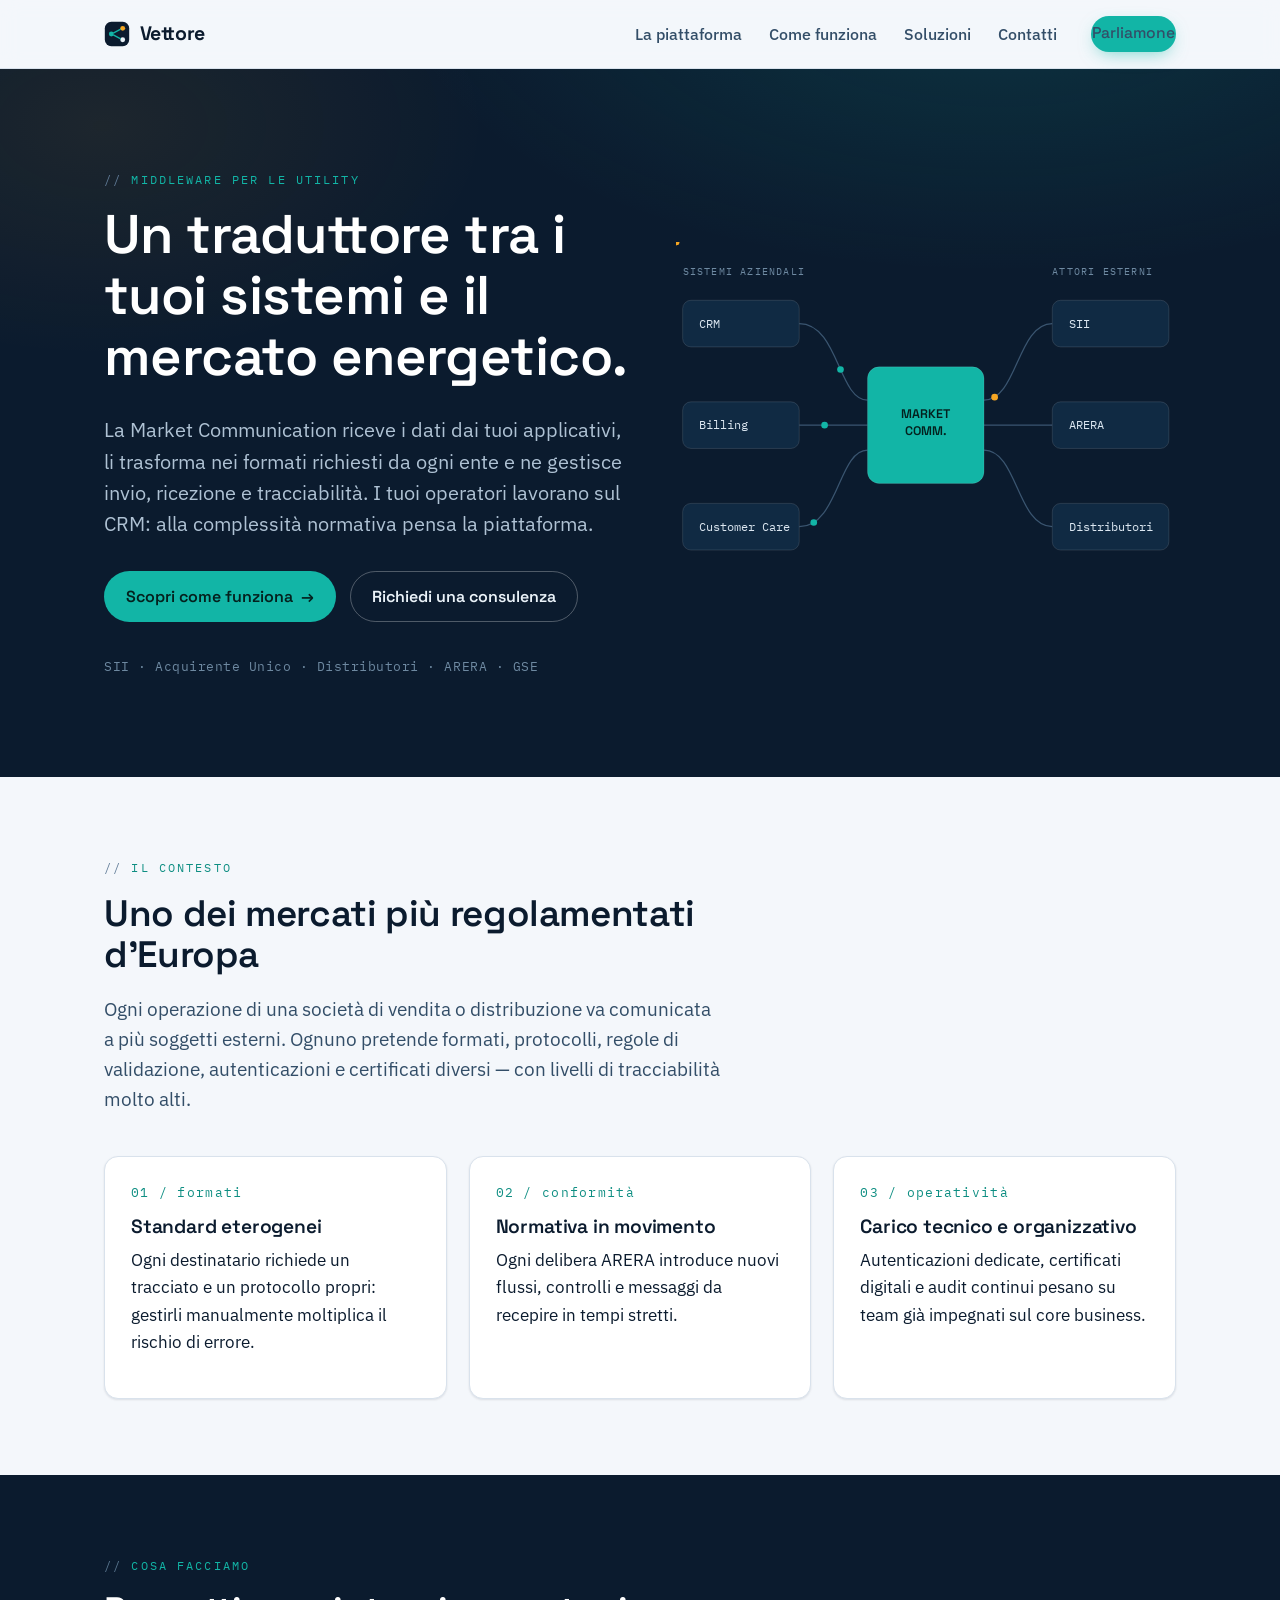
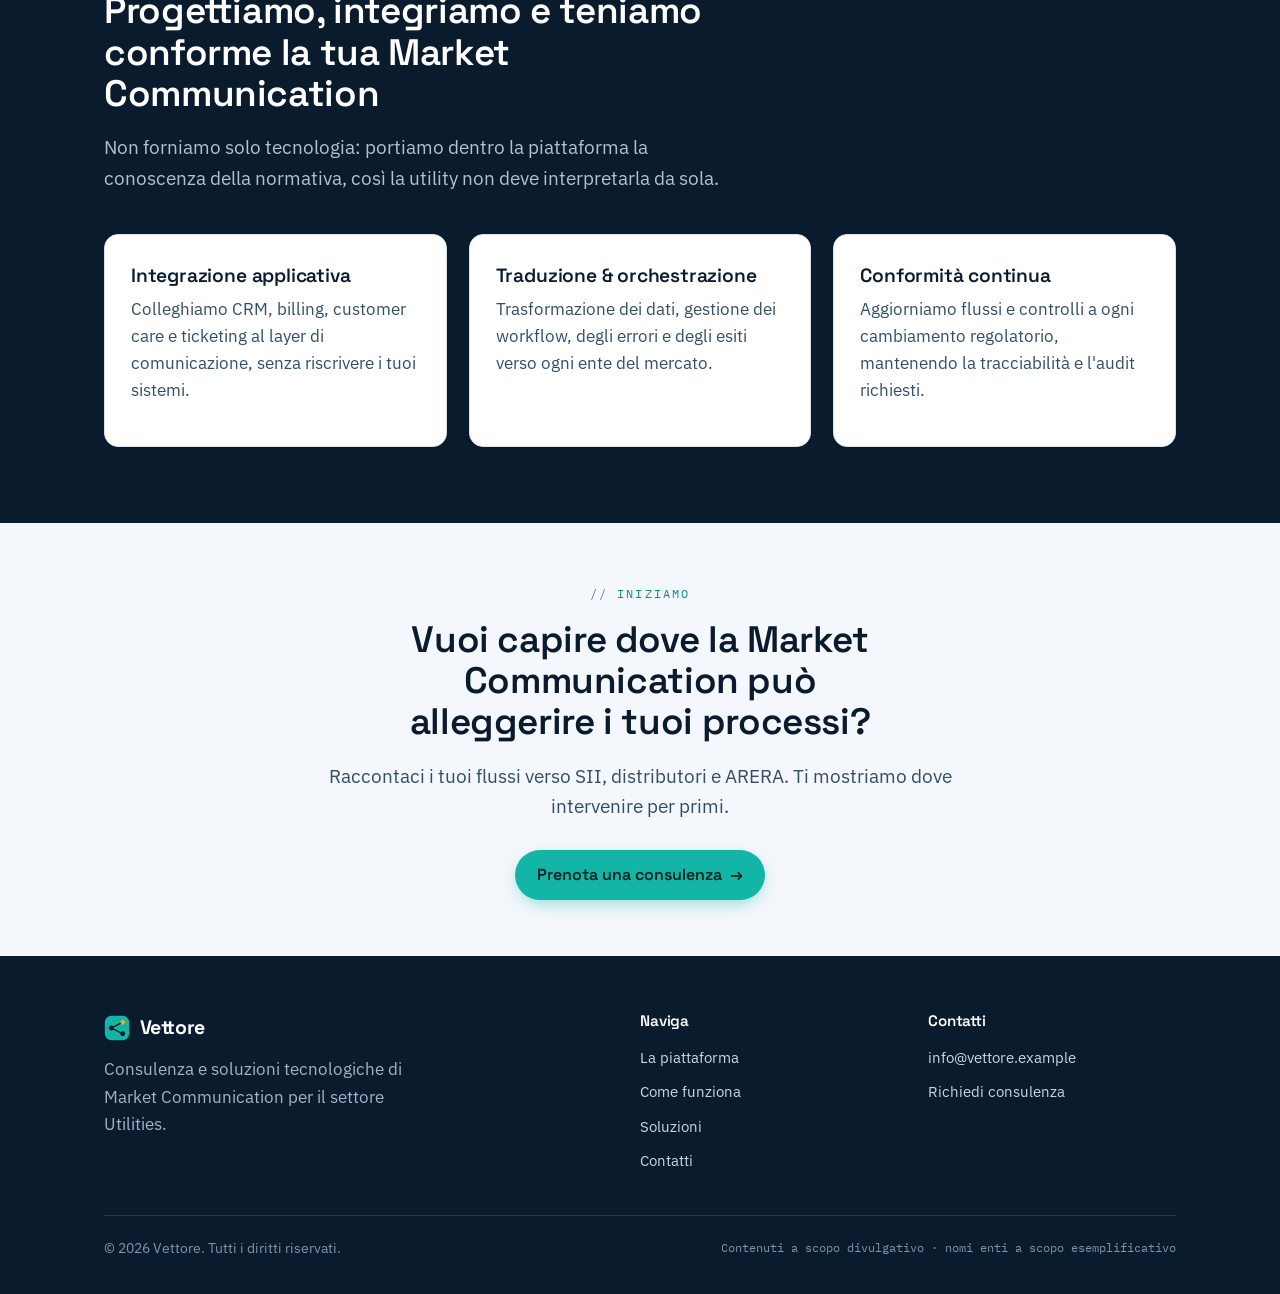
<file: index.html>
<!DOCTYPE html>
<html lang="it">
<head>
<meta charset="UTF-8">
<meta name="viewport" content="width=device-width, initial-scale=1.0">
<title>Vettore — Market Communication per le Utility italiane</title>
<meta name="description" content="La piattaforma di Market Communication che traduce i dati dei tuoi sistemi nei formati richiesti da SII, ARERA, distributori e Acquirente Unico. Consulenza e soluzioni tecnologiche per le utility.">
<link rel="preconnect" href="https://fonts.googleapis.com">
<link rel="preconnect" href="https://fonts.gstatic.com" crossorigin>
<link href="https://fonts.googleapis.com/css2?family=Space+Grotesk:wght@500;600;700&family=IBM+Plex+Sans:wght@400;500;600&family=IBM+Plex+Mono:wght@400;500&display=swap" rel="stylesheet">
<link rel="stylesheet" href="assets/styles.css">
</head>
<body>

<!-- HEADER -->
<header class="site-header">
  <div class="container nav">
    <a class="brand" href="index.html">
      <svg class="mark" viewBox="0 0 32 32" fill="none" xmlns="http://www.w3.org/2000/svg" aria-hidden="true">
        <rect x="1" y="1" width="30" height="30" rx="8" fill="#0B1B2E"/>
        <circle cx="9" cy="16" r="3" fill="#12B5A6"/>
        <circle cx="23" cy="9" r="3" fill="#F5A623"/>
        <circle cx="23" cy="23" r="3" fill="#EAF2F8"/>
        <path d="M11.4 15 L20.6 10" stroke="#12B5A6" stroke-width="1.6"/>
        <path d="M11.4 17 L20.6 22" stroke="#12B5A6" stroke-width="1.6"/>
      </svg>
      Vettore
    </a>
    <ul class="nav-links">
      <li><a href="piattaforma.html">La piattaforma</a></li>
      <li><a href="processo.html">Come funziona</a></li>
      <li><a href="soluzioni.html">Soluzioni</a></li>
      <li><a href="contatti.html">Contatti</a></li>
      <li class="nav-cta"><a class="btn btn--primary" href="contatti.html">Parliamone</a></li>
    </ul>
    <button class="nav-toggle" aria-label="Apri il menu" aria-expanded="false"><span></span></button>
  </div>
</header>

<!-- HERO -->
<section class="hero">
  <div class="container hero-grid">
    <div>
      <span class="eyebrow">Middleware per le Utility</span>
      <h1>Un traduttore tra i tuoi sistemi e il mercato energetico.</h1>
      <p class="hero-lead">La Market Communication riceve i dati dai tuoi applicativi, li trasforma nei formati richiesti da ogni ente e ne gestisce invio, ricezione e tracciabilità. I tuoi operatori lavorano sul CRM: alla complessità normativa pensa la piattaforma.</p>
      <div class="hero-cta">
        <a class="btn btn--onink" href="piattaforma.html">Scopri come funziona <span class="arrow">→</span></a>
        <a class="btn btn--onink-ghost" href="contatti.html">Richiedi una consulenza</a>
      </div>
      <p class="hero-note">SII · Acquirente Unico · Distributori · ARERA · GSE</p>
    </div>

    <div>
      <!-- SIGNATURE: flow diagram -->
      <svg class="flow" viewBox="0 0 600 440" xmlns="http://www.w3.org/2000/svg" role="img" aria-label="Diagramma: i sistemi aziendali comunicano con gli enti esterni attraverso la piattaforma di Market Communication">
        <defs>
          <style>
            .box{ fill:#102A43; stroke:rgba(255,255,255,.14); stroke-width:1; }
            .box-mid{ fill:#12B5A6; }
            .lbl{ font-family:"IBM Plex Mono",monospace; font-size:15px; fill:#DCE7F1; }
            .lbl-mid{ font-family:"Space Grotesk",sans-serif; font-weight:600; fill:#04211E; }
            .cap{ font-family:"IBM Plex Mono",monospace; font-size:12px; letter-spacing:.12em; fill:#6E89A1; }
            .conn{ stroke:#3A5570; stroke-width:1.5; fill:none; }
            .pulse{ fill:#12B5A6; }
            .pulse-a{ fill:#F5A623; }
          </style>
        </defs>

        <!-- captions -->
        <text x="8"   y="40" class="cap">SISTEMI AZIENDALI</text>
        <text x="452" y="40" class="cap">ATTORI ESTERNI</text>

        <!-- connectors left -->
        <path id="c1" class="conn" d="M148,98 C195,98 195,190 230,190"/>
        <path id="c2" class="conn" d="M148,220 L230,220"/>
        <path id="c3" class="conn" d="M148,342 C195,342 195,250 230,250"/>
        <!-- connectors right -->
        <path id="c4" class="conn" d="M370,190 C410,190 410,98 452,98"/>
        <path id="c5" class="conn" d="M370,220 L452,220"/>
        <path id="c6" class="conn" d="M370,250 C410,250 410,342 452,342"/>

        <!-- left boxes -->
        <g>
          <rect class="box" x="8"  y="70"  width="140" height="56" rx="10"/>
          <text class="lbl" x="28" y="103">CRM</text>
          <rect class="box" x="8"  y="192" width="140" height="56" rx="10"/>
          <text class="lbl" x="28" y="225">Billing</text>
          <rect class="box" x="8"  y="314" width="140" height="56" rx="10"/>
          <text class="lbl" x="28" y="347">Customer Care</text>
        </g>

        <!-- middle box -->
        <rect class="box box-mid" x="230" y="150" width="140" height="140" rx="14"/>
        <text class="lbl-mid" x="300" y="212" text-anchor="middle" font-size="15">MARKET</text>
        <text class="lbl-mid" x="300" y="232" text-anchor="middle" font-size="15">COMM.</text>

        <!-- right boxes -->
        <g>
          <rect class="box" x="452" y="70"  width="140" height="56" rx="10"/>
          <text class="lbl" x="472" y="103">SII</text>
          <rect class="box" x="452" y="192" width="140" height="56" rx="10"/>
          <text class="lbl" x="472" y="225">ARERA</text>
          <rect class="box" x="452" y="314" width="140" height="56" rx="10"/>
          <text class="lbl" x="472" y="347">Distributori</text>
        </g>

        <!-- pulses (animated along connectors) -->
        <circle class="pulse" r="4" data-pulse>
          <animateMotion dur="2.6s" repeatCount="indefinite"><mpath href="#c1"/></animateMotion>
        </circle>
        <circle class="pulse" r="4" data-pulse>
          <animateMotion dur="2.6s" begin="0.6s" repeatCount="indefinite"><mpath href="#c2"/></animateMotion>
        </circle>
        <circle class="pulse" r="4" data-pulse>
          <animateMotion dur="2.6s" begin="1.2s" repeatCount="indefinite"><mpath href="#c3"/></animateMotion>
        </circle>
        <circle class="pulse-a" r="4" data-pulse>
          <animateMotion dur="2.6s" begin="1.3s" repeatCount="indefinite"><mpath href="#c4"/></animateMotion>
        </circle>
        <circle class="pulse-a" r="4" data-pulse>
          <animateMotion dur="2.6s" begin="1.9s" repeatCount="indefinite"><mpath href="#c5"/></animateMotion>
        </circle>
        <circle class="pulse-a" r="4" data-pulse>
          <animateMotion dur="2.6s" begin="2.5s" repeatCount="indefinite"><mpath href="#c6"/></animateMotion>
        </circle>
      </svg>
    </div>
  </div>
</section>

<!-- PROBLEM -->
<section>
  <div class="container">
    <div class="section-head reveal">
      <span class="eyebrow">Il contesto</span>
      <h2>Uno dei mercati più regolamentati d'Europa</h2>
      <p class="lead">Ogni operazione di una società di vendita o distribuzione va comunicata a più soggetti esterni. Ognuno pretende formati, protocolli, regole di validazione, autenticazioni e certificati diversi — con livelli di tracciabilità molto alti.</p>
    </div>
    <div class="grid grid-3">
      <div class="card reveal">
        <span class="num">01 / formati</span>
        <h3>Standard eterogenei</h3>
        <p>Ogni destinatario richiede un tracciato e un protocollo propri: gestirli manualmente moltiplica il rischio di errore.</p>
      </div>
      <div class="card reveal">
        <span class="num">02 / conformità</span>
        <h3>Normativa in movimento</h3>
        <p>Ogni delibera ARERA introduce nuovi flussi, controlli e messaggi da recepire in tempi stretti.</p>
      </div>
      <div class="card reveal">
        <span class="num">03 / operatività</span>
        <h3>Carico tecnico e organizzativo</h3>
        <p>Autenticazioni dedicate, certificati digitali e audit continui pesano su team già impegnati sul core business.</p>
      </div>
    </div>
  </div>
</section>

<!-- VALUE / WHAT WE DO -->
<section class="section--ink">
  <div class="container">
    <div class="section-head reveal">
      <span class="eyebrow">Cosa facciamo</span>
      <h2>Progettiamo, integriamo e teniamo conforme la tua Market Communication</h2>
      <p class="lead">Non forniamo solo tecnologia: portiamo dentro la piattaforma la conoscenza della normativa, così la utility non deve interpretarla da sola.</p>
    </div>
    <div class="grid grid-3">
      <div class="card reveal">
        <h3>Integrazione applicativa</h3>
        <p>Colleghiamo CRM, billing, customer care e ticketing al layer di comunicazione, senza riscrivere i tuoi sistemi.</p>
      </div>
      <div class="card reveal">
        <h3>Traduzione &amp; orchestrazione</h3>
        <p>Trasformazione dei dati, gestione dei workflow, degli errori e degli esiti verso ogni ente del mercato.</p>
      </div>
      <div class="card reveal">
        <h3>Conformità continua</h3>
        <p>Aggiorniamo flussi e controlli a ogni cambiamento regolatorio, mantenendo la tracciabilità e l'audit richiesti.</p>
      </div>
    </div>
  </div>
</section>

<!-- CTA -->
<section class="section-tight">
  <div class="container cta-band reveal">
    <span class="eyebrow">Iniziamo</span>
    <h2>Vuoi capire dove la Market Communication può alleggerire i tuoi processi?</h2>
    <p class="lead">Raccontaci i tuoi flussi verso SII, distributori e ARERA. Ti mostriamo dove intervenire per primi.</p>
    <a class="btn btn--primary" href="contatti.html">Prenota una consulenza <span class="arrow">→</span></a>
  </div>
</section>

<!-- FOOTER -->
<footer class="site-footer">
  <div class="container">
    <div class="footer-grid">
      <div>
        <a class="brand" href="index.html">
          <svg class="mark" viewBox="0 0 32 32" fill="none" xmlns="http://www.w3.org/2000/svg" aria-hidden="true">
            <rect x="1" y="1" width="30" height="30" rx="8" fill="#12B5A6"/>
            <circle cx="9" cy="16" r="3" fill="#0B1B2E"/>
            <circle cx="23" cy="9" r="3" fill="#F5A623"/>
            <circle cx="23" cy="23" r="3" fill="#0B1B2E"/>
            <path d="M11.4 15 L20.6 10" stroke="#0B1B2E" stroke-width="1.6"/>
            <path d="M11.4 17 L20.6 22" stroke="#0B1B2E" stroke-width="1.6"/>
          </svg>
          Vettore
        </a>
        <p style="max-width:34ch;color:#9FB4C6;">Consulenza e soluzioni tecnologiche di Market Communication per il settore Utilities.</p>
      </div>
      <div class="footer-col">
        <h4>Naviga</h4>
        <ul>
          <li><a href="piattaforma.html">La piattaforma</a></li>
          <li><a href="processo.html">Come funziona</a></li>
          <li><a href="soluzioni.html">Soluzioni</a></li>
          <li><a href="contatti.html">Contatti</a></li>
        </ul>
      </div>
      <div class="footer-col">
        <h4>Contatti</h4>
        <ul>
          <li><a href="mailto:info@vettore.example">info@vettore.example</a></li>
          <li><a href="contatti.html">Richiedi consulenza</a></li>
        </ul>
      </div>
    </div>
    <div class="footer-bottom">
      <span>© 2026 Vettore. Tutti i diritti riservati.</span>
      <span class="footer-note">Contenuti a scopo divulgativo · nomi enti a scopo esemplificativo</span>
    </div>
  </div>
</footer>

<script src="assets/main.js"></script>
</body>
</html>
</file>
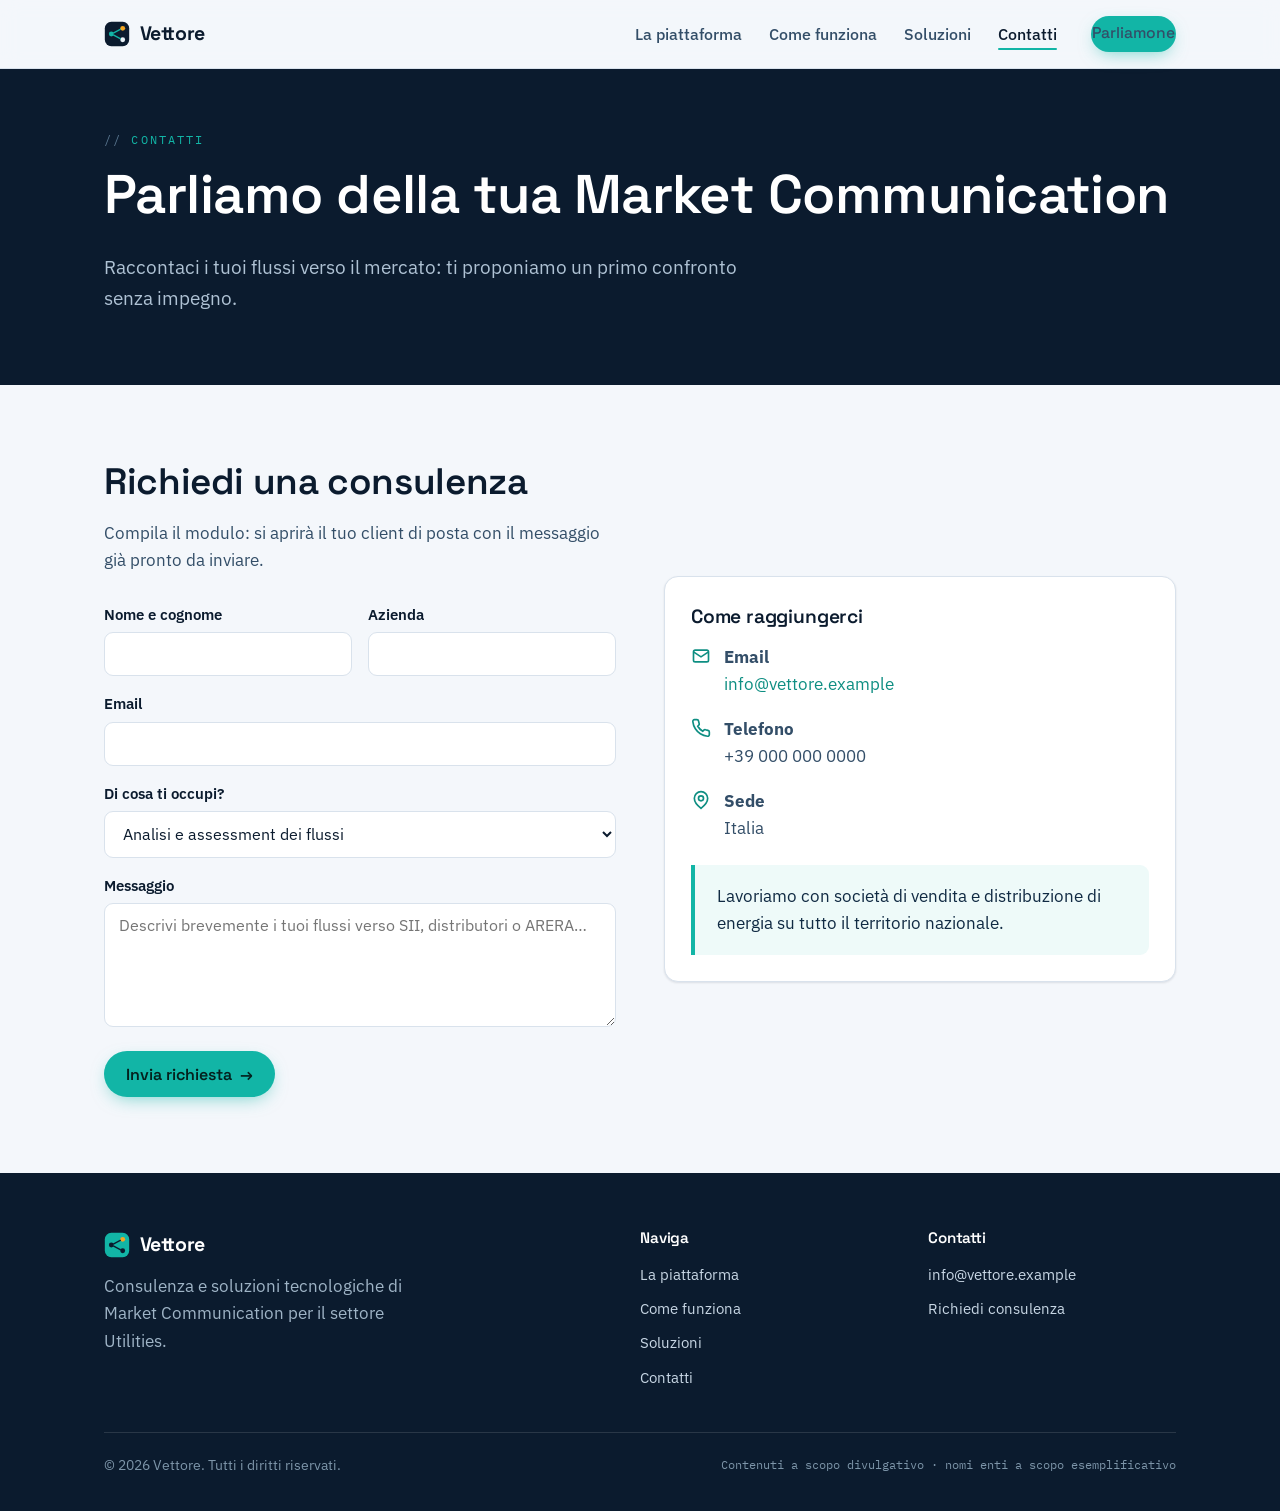
<file: contatti.html>
<!DOCTYPE html>
<html lang="it">
<head>
<meta charset="UTF-8">
<meta name="viewport" content="width=device-width, initial-scale=1.0">
<title>Contatti — Vettore | Richiedi una consulenza</title>
<meta name="description" content="Contatta Vettore per una consulenza sulla Market Communication per la tua utility. Analisi dei flussi, integrazione e conformità continua.">
<link rel="preconnect" href="https://fonts.googleapis.com">
<link rel="preconnect" href="https://fonts.gstatic.com" crossorigin>
<link href="https://fonts.googleapis.com/css2?family=Space+Grotesk:wght@500;600;700&family=IBM+Plex+Sans:wght@400;500;600&family=IBM+Plex+Mono:wght@400;500&display=swap" rel="stylesheet">
<link rel="stylesheet" href="assets/styles.css">
</head>
<body>

<header class="site-header">
  <div class="container nav">
    <a class="brand" href="index.html">
      <svg class="mark" viewBox="0 0 32 32" fill="none" xmlns="http://www.w3.org/2000/svg" aria-hidden="true">
        <rect x="1" y="1" width="30" height="30" rx="8" fill="#0B1B2E"/>
        <circle cx="9" cy="16" r="3" fill="#12B5A6"/><circle cx="23" cy="9" r="3" fill="#F5A623"/>
        <circle cx="23" cy="23" r="3" fill="#EAF2F8"/>
        <path d="M11.4 15 L20.6 10" stroke="#12B5A6" stroke-width="1.6"/><path d="M11.4 17 L20.6 22" stroke="#12B5A6" stroke-width="1.6"/>
      </svg>
      Vettore
    </a>
    <ul class="nav-links">
      <li><a href="piattaforma.html">La piattaforma</a></li>
      <li><a href="processo.html">Come funziona</a></li>
      <li><a href="soluzioni.html">Soluzioni</a></li>
      <li><a href="contatti.html" class="active">Contatti</a></li>
      <li class="nav-cta"><a class="btn btn--primary" href="contatti.html">Parliamone</a></li>
    </ul>
    <button class="nav-toggle" aria-label="Apri il menu" aria-expanded="false"><span></span></button>
  </div>
</header>

<section class="section--ink section-tight">
  <div class="container">
    <span class="eyebrow">Contatti</span>
    <h1>Parliamo della tua Market Communication</h1>
    <p class="lead">Raccontaci i tuoi flussi verso il mercato: ti proponiamo un primo confronto senza impegno.</p>
  </div>
</section>

<section>
  <div class="container">
    <div class="split">
      <div class="reveal">
        <h2>Richiedi una consulenza</h2>
        <p class="lead" style="font-size:1.05rem;margin-bottom:1.8rem">Compila il modulo: si aprirà il tuo client di posta con il messaggio già pronto da inviare.</p>
        <form id="contact-form" class="form-grid" novalidate>
          <div class="field-row">
            <div class="field">
              <label for="nome">Nome e cognome</label>
              <input id="nome" name="nome" type="text" autocomplete="name" required>
            </div>
            <div class="field">
              <label for="azienda">Azienda</label>
              <input id="azienda" name="azienda" type="text" autocomplete="organization">
            </div>
          </div>
          <div class="field">
            <label for="email">Email</label>
            <input id="email" name="email" type="email" autocomplete="email" required>
          </div>
          <div class="field">
            <label for="interesse">Di cosa ti occupi?</label>
            <select id="interesse" name="interesse">
              <option>Analisi e assessment dei flussi</option>
              <option>Integrazione della piattaforma</option>
              <option>Conformità e gestione continua</option>
              <option>Solo informazioni</option>
            </select>
          </div>
          <div class="field">
            <label for="messaggio">Messaggio</label>
            <textarea id="messaggio" name="messaggio" rows="5" placeholder="Descrivi brevemente i tuoi flussi verso SII, distributori o ARERA…"></textarea>
          </div>
          <div>
            <button class="btn btn--primary" type="submit">Invia richiesta <span class="arrow">→</span></button>
          </div>
        </form>
      </div>

      <div class="reveal">
        <div class="card">
          <h3>Come raggiungerci</h3>
          <ul class="contact-list" style="margin-top:1rem">
            <li>
              <svg class="ic" width="20" height="20" viewBox="0 0 24 24" fill="none" stroke="currentColor" stroke-width="2"><rect x="3" y="5" width="18" height="14" rx="2"/><path d="m3 7 9 6 9-6"/></svg>
              <span><strong>Email</strong><br><a href="mailto:info@vettore.example">info@vettore.example</a></span>
            </li>
            <li>
              <svg class="ic" width="20" height="20" viewBox="0 0 24 24" fill="none" stroke="currentColor" stroke-width="2"><path d="M22 16.9v3a2 2 0 0 1-2.2 2 19.8 19.8 0 0 1-8.6-3 19.5 19.5 0 0 1-6-6 19.8 19.8 0 0 1-3-8.6A2 2 0 0 1 4.1 2h3a2 2 0 0 1 2 1.7c.1 1 .4 1.9.7 2.8a2 2 0 0 1-.5 2.1L8.1 9.9a16 16 0 0 0 6 6l1.3-1.3a2 2 0 0 1 2.1-.4c.9.3 1.8.6 2.8.7a2 2 0 0 1 1.7 2z"/></svg>
              <span><strong>Telefono</strong><br>+39 000 000 0000</span>
            </li>
            <li>
              <svg class="ic" width="20" height="20" viewBox="0 0 24 24" fill="none" stroke="currentColor" stroke-width="2"><path d="M20 10c0 6-8 12-8 12s-8-6-8-12a8 8 0 0 1 16 0z"/><circle cx="12" cy="10" r="3"/></svg>
              <span><strong>Sede</strong><br>Italia</span>
            </li>
          </ul>
          <div class="callout callout--signal" style="margin-top:1.4rem">
            Lavoriamo con società di vendita e distribuzione di energia su tutto il territorio nazionale.
          </div>
        </div>
      </div>
    </div>
  </div>
</section>

<footer class="site-footer">
  <div class="container">
    <div class="footer-grid">
      <div>
        <a class="brand" href="index.html">
          <svg class="mark" viewBox="0 0 32 32" fill="none" xmlns="http://www.w3.org/2000/svg" aria-hidden="true">
            <rect x="1" y="1" width="30" height="30" rx="8" fill="#12B5A6"/>
            <circle cx="9" cy="16" r="3" fill="#0B1B2E"/><circle cx="23" cy="9" r="3" fill="#F5A623"/>
            <circle cx="23" cy="23" r="3" fill="#0B1B2E"/>
            <path d="M11.4 15 L20.6 10" stroke="#0B1B2E" stroke-width="1.6"/><path d="M11.4 17 L20.6 22" stroke="#0B1B2E" stroke-width="1.6"/>
          </svg>
          Vettore
        </a>
        <p style="max-width:34ch;color:#9FB4C6;">Consulenza e soluzioni tecnologiche di Market Communication per il settore Utilities.</p>
      </div>
      <div class="footer-col">
        <h4>Naviga</h4>
        <ul>
          <li><a href="piattaforma.html">La piattaforma</a></li>
          <li><a href="processo.html">Come funziona</a></li>
          <li><a href="soluzioni.html">Soluzioni</a></li>
          <li><a href="contatti.html">Contatti</a></li>
        </ul>
      </div>
      <div class="footer-col">
        <h4>Contatti</h4>
        <ul>
          <li><a href="mailto:info@vettore.example">info@vettore.example</a></li>
          <li><a href="contatti.html">Richiedi consulenza</a></li>
        </ul>
      </div>
    </div>
    <div class="footer-bottom">
      <span>© 2026 Vettore. Tutti i diritti riservati.</span>
      <span class="footer-note">Contenuti a scopo divulgativo · nomi enti a scopo esemplificativo</span>
    </div>
  </div>
</footer>

<script src="assets/main.js"></script>
</body>
</html>
</file>
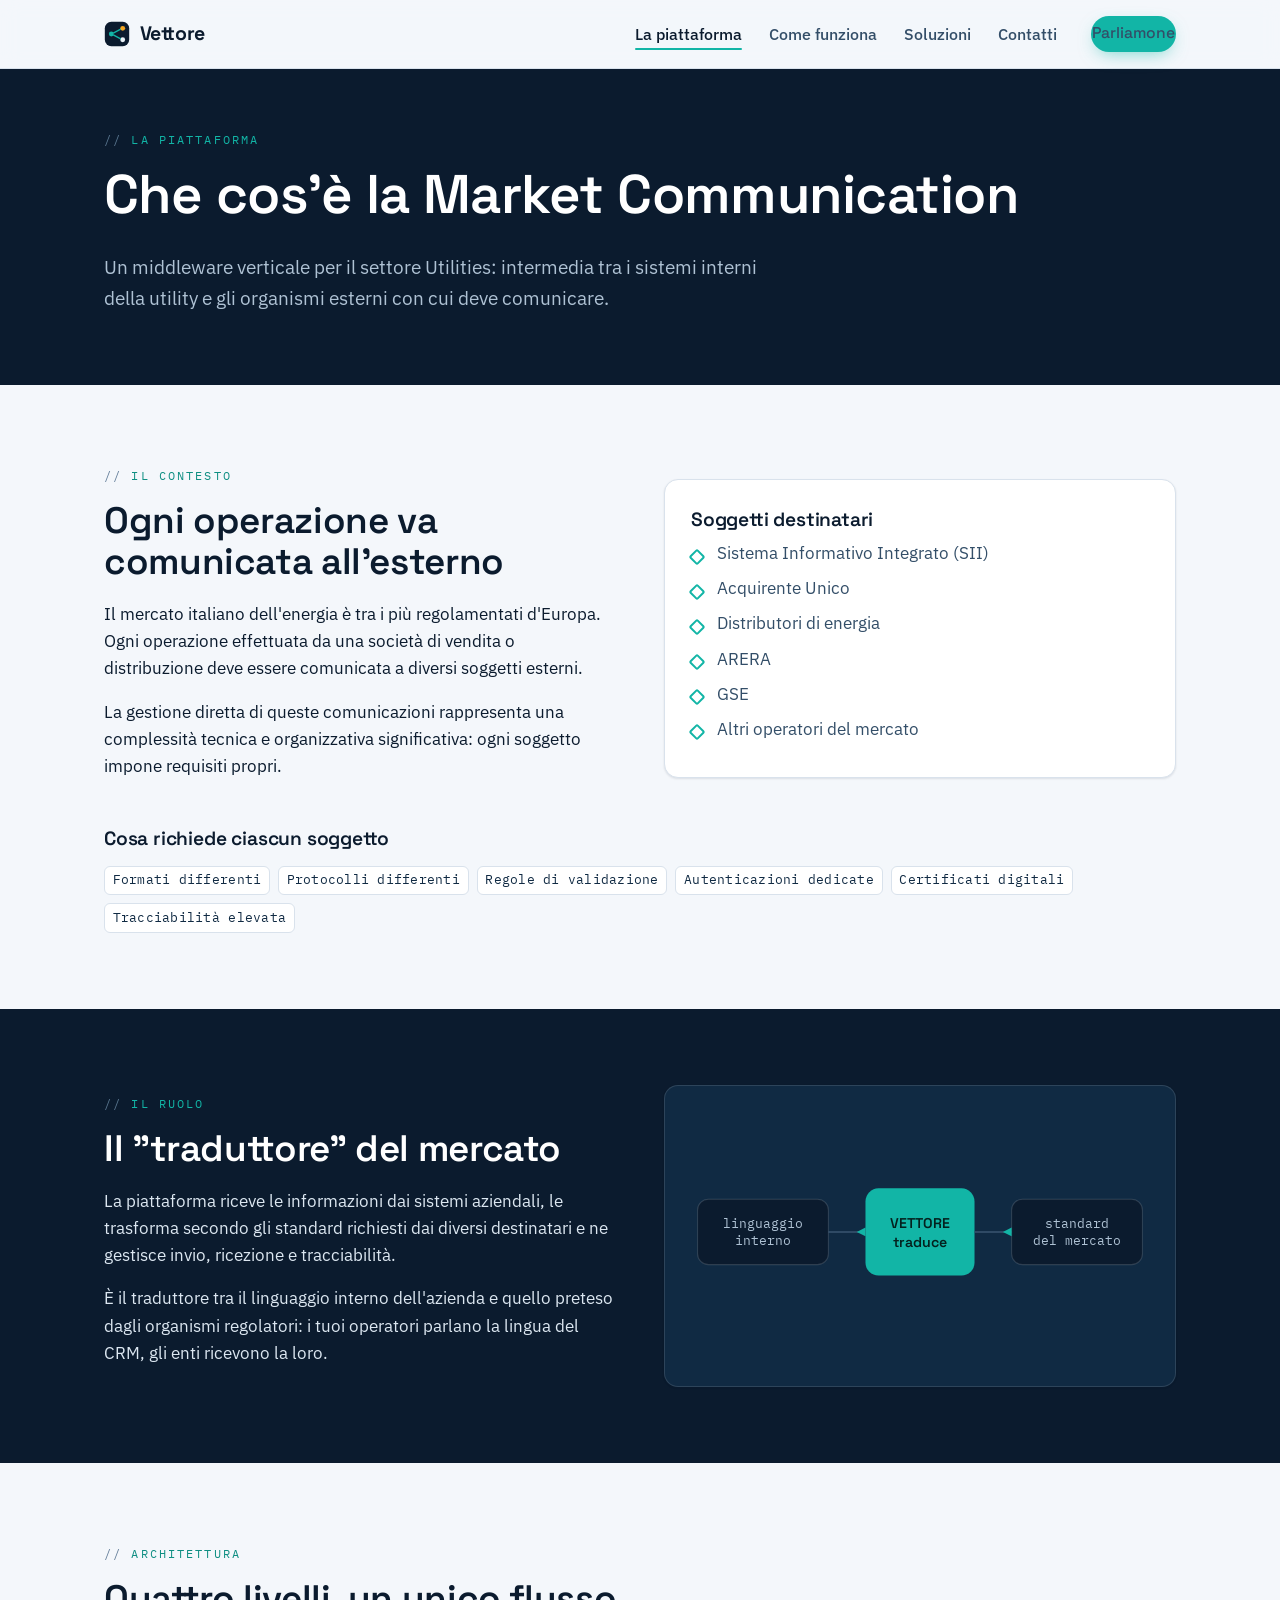
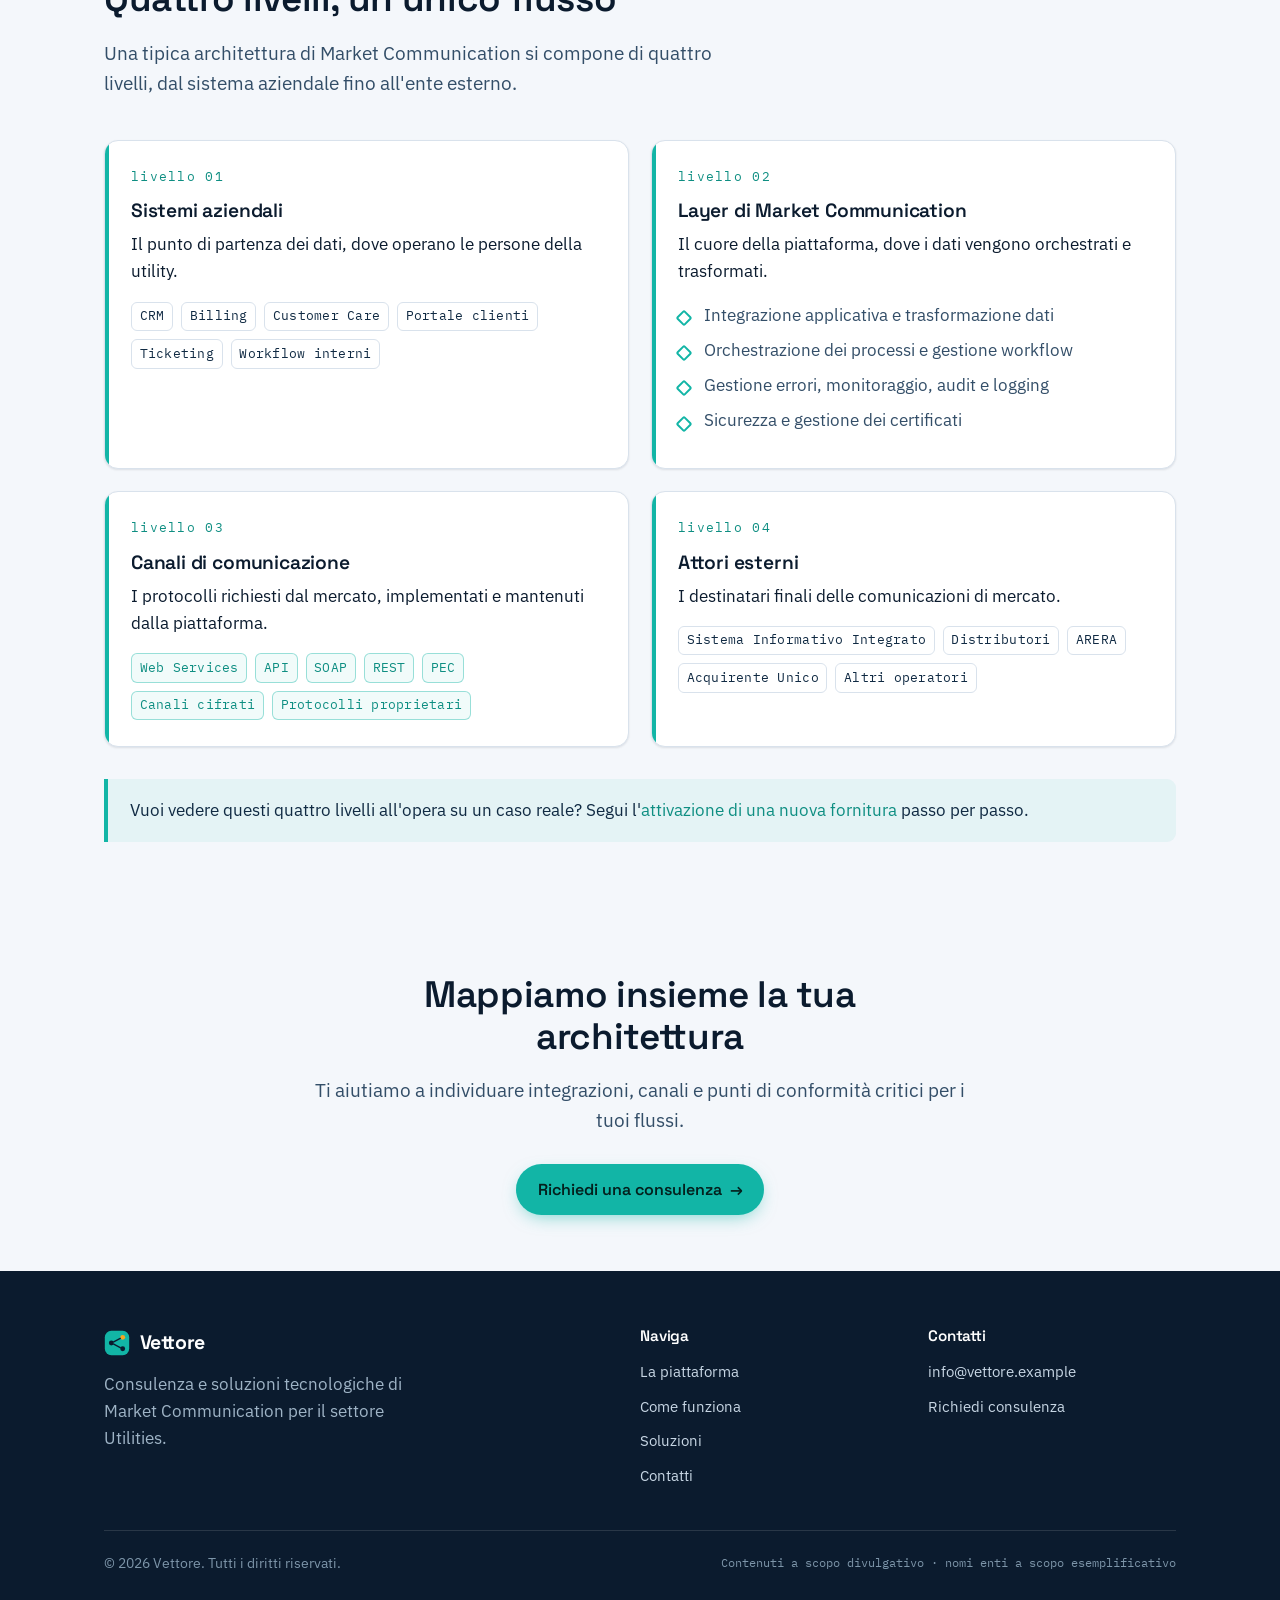
<file: piattaforma.html>
<!DOCTYPE html>
<html lang="it">
<head>
<meta charset="UTF-8">
<meta name="viewport" content="width=device-width, initial-scale=1.0">
<title>La piattaforma — Vettore | Market Communication per le Utility</title>
<meta name="description" content="Che cos'è una piattaforma di Market Communication: il contesto normativo italiano, il ruolo di traduttore tra sistemi interni ed enti esterni, e l'architettura a quattro livelli.">
<link rel="preconnect" href="https://fonts.googleapis.com">
<link rel="preconnect" href="https://fonts.gstatic.com" crossorigin>
<link href="https://fonts.googleapis.com/css2?family=Space+Grotesk:wght@500;600;700&family=IBM+Plex+Sans:wght@400;500;600&family=IBM+Plex+Mono:wght@400;500&display=swap" rel="stylesheet">
<link rel="stylesheet" href="assets/styles.css">
</head>
<body>

<header class="site-header">
  <div class="container nav">
    <a class="brand" href="index.html">
      <svg class="mark" viewBox="0 0 32 32" fill="none" xmlns="http://www.w3.org/2000/svg" aria-hidden="true">
        <rect x="1" y="1" width="30" height="30" rx="8" fill="#0B1B2E"/>
        <circle cx="9" cy="16" r="3" fill="#12B5A6"/><circle cx="23" cy="9" r="3" fill="#F5A623"/>
        <circle cx="23" cy="23" r="3" fill="#EAF2F8"/>
        <path d="M11.4 15 L20.6 10" stroke="#12B5A6" stroke-width="1.6"/><path d="M11.4 17 L20.6 22" stroke="#12B5A6" stroke-width="1.6"/>
      </svg>
      Vettore
    </a>
    <ul class="nav-links">
      <li><a href="piattaforma.html" class="active">La piattaforma</a></li>
      <li><a href="processo.html">Come funziona</a></li>
      <li><a href="soluzioni.html">Soluzioni</a></li>
      <li><a href="contatti.html">Contatti</a></li>
      <li class="nav-cta"><a class="btn btn--primary" href="contatti.html">Parliamone</a></li>
    </ul>
    <button class="nav-toggle" aria-label="Apri il menu" aria-expanded="false"><span></span></button>
  </div>
</header>

<!-- PAGE HERO -->
<section class="section--ink section-tight">
  <div class="container">
    <span class="eyebrow">La piattaforma</span>
    <h1>Che cos'è la Market Communication</h1>
    <p class="lead">Un middleware verticale per il settore Utilities: intermedia tra i sistemi interni della utility e gli organismi esterni con cui deve comunicare.</p>
  </div>
</section>

<!-- CONTESTO -->
<section>
  <div class="container">
    <div class="split">
      <div class="reveal">
        <span class="eyebrow">Il contesto</span>
        <h2>Ogni operazione va comunicata all'esterno</h2>
        <p>Il mercato italiano dell'energia è tra i più regolamentati d'Europa. Ogni operazione effettuata da una società di vendita o distribuzione deve essere comunicata a diversi soggetti esterni.</p>
        <p>La gestione diretta di queste comunicazioni rappresenta una complessità tecnica e organizzativa significativa: ogni soggetto impone requisiti propri.</p>
      </div>
      <div class="reveal">
        <div class="card">
          <h3>Soggetti destinatari</h3>
          <ul class="check-list">
            <li>Sistema Informativo Integrato (SII)</li>
            <li>Acquirente Unico</li>
            <li>Distributori di energia</li>
            <li>ARERA</li>
            <li>GSE</li>
            <li>Altri operatori del mercato</li>
          </ul>
        </div>
      </div>
    </div>

    <div style="margin-top:32px" class="reveal">
      <h3>Cosa richiede ciascun soggetto</h3>
      <div class="tag-row" style="margin-top:1rem">
        <span class="tag">Formati differenti</span>
        <span class="tag">Protocolli differenti</span>
        <span class="tag">Regole di validazione</span>
        <span class="tag">Autenticazioni dedicate</span>
        <span class="tag">Certificati digitali</span>
        <span class="tag">Tracciabilità elevata</span>
      </div>
    </div>
  </div>
</section>

<!-- COS'È: TRADUTTORE -->
<section class="section--ink">
  <div class="container">
    <div class="split split--rev">
      <div class="split-media reveal">
        <div class="translator" style="background:#102A43;border-color:rgba(255,255,255,.12)">
          <svg viewBox="0 0 420 220" xmlns="http://www.w3.org/2000/svg" role="img" aria-label="La piattaforma traduce dal linguaggio interno a quello degli enti regolatori">
            <defs><style>
              .t-lbl{ font-family:"IBM Plex Mono",monospace; font-size:12px; fill:#AFC2D4; }
              .t-mid{ font-family:"Space Grotesk",sans-serif; font-weight:600; font-size:13px; fill:#04211E; }
              .t-box{ fill:#0B1B2E; stroke:rgba(255,255,255,.14); }
            </style></defs>
            <rect class="t-box" x="6" y="80" width="120" height="60" rx="10"/>
            <text class="t-lbl" x="66" y="106" text-anchor="middle">linguaggio</text>
            <text class="t-lbl" x="66" y="122" text-anchor="middle">interno</text>

            <rect x="160" y="70" width="100" height="80" rx="12" fill="#12B5A6"/>
            <text class="t-mid" x="210" y="106" text-anchor="middle">VETTORE</text>
            <text class="t-mid" x="210" y="124" text-anchor="middle" font-size="11">traduce</text>

            <rect class="t-box" x="294" y="80" width="120" height="60" rx="10"/>
            <text class="t-lbl" x="354" y="106" text-anchor="middle">standard</text>
            <text class="t-lbl" x="354" y="122" text-anchor="middle">del mercato</text>

            <path d="M126,110 L160,110" stroke="#3A5570" stroke-width="1.5"/>
            <path d="M260,110 L294,110" stroke="#3A5570" stroke-width="1.5"/>
            <path d="M152,110 l8,-4 v8 z" fill="#12B5A6"/>
            <path d="M286,110 l8,-4 v8 z" fill="#12B5A6"/>
          </svg>
        </div>
      </div>
      <div class="reveal">
        <span class="eyebrow">Il ruolo</span>
        <h2>Il "traduttore" del mercato</h2>
        <p>La piattaforma riceve le informazioni dai sistemi aziendali, le trasforma secondo gli standard richiesti dai diversi destinatari e ne gestisce invio, ricezione e tracciabilità.</p>
        <p>È il traduttore tra il linguaggio interno dell'azienda e quello preteso dagli organismi regolatori: i tuoi operatori parlano la lingua del CRM, gli enti ricevono la loro.</p>
      </div>
    </div>
  </div>
</section>

<!-- ARCHITETTURA -->
<section>
  <div class="container">
    <div class="section-head reveal">
      <span class="eyebrow">Architettura</span>
      <h2>Quattro livelli, un unico flusso</h2>
      <p class="lead">Una tipica architettura di Market Communication si compone di quattro livelli, dal sistema aziendale fino all'ente esterno.</p>
    </div>

    <div class="grid grid-2">
      <div class="card card--layer reveal">
        <span class="num">livello 01</span>
        <h3>Sistemi aziendali</h3>
        <p>Il punto di partenza dei dati, dove operano le persone della utility.</p>
        <div class="tag-row" style="margin-top:1rem">
          <span class="tag">CRM</span><span class="tag">Billing</span><span class="tag">Customer Care</span>
          <span class="tag">Portale clienti</span><span class="tag">Ticketing</span><span class="tag">Workflow interni</span>
        </div>
      </div>

      <div class="card card--layer reveal">
        <span class="num">livello 02</span>
        <h3>Layer di Market Communication</h3>
        <p>Il cuore della piattaforma, dove i dati vengono orchestrati e trasformati.</p>
        <ul class="check-list" style="margin-top:.6rem">
          <li>Integrazione applicativa e trasformazione dati</li>
          <li>Orchestrazione dei processi e gestione workflow</li>
          <li>Gestione errori, monitoraggio, audit e logging</li>
          <li>Sicurezza e gestione dei certificati</li>
        </ul>
      </div>

      <div class="card card--layer reveal">
        <span class="num">livello 03</span>
        <h3>Canali di comunicazione</h3>
        <p>I protocolli richiesti dal mercato, implementati e mantenuti dalla piattaforma.</p>
        <div class="tag-row" style="margin-top:1rem">
          <span class="tag tag--signal">Web Services</span><span class="tag tag--signal">API</span>
          <span class="tag tag--signal">SOAP</span><span class="tag tag--signal">REST</span>
          <span class="tag tag--signal">PEC</span><span class="tag tag--signal">Canali cifrati</span>
          <span class="tag tag--signal">Protocolli proprietari</span>
        </div>
      </div>

      <div class="card card--layer reveal">
        <span class="num">livello 04</span>
        <h3>Attori esterni</h3>
        <p>I destinatari finali delle comunicazioni di mercato.</p>
        <div class="tag-row" style="margin-top:1rem">
          <span class="tag">Sistema Informativo Integrato</span><span class="tag">Distributori</span>
          <span class="tag">ARERA</span><span class="tag">Acquirente Unico</span><span class="tag">Altri operatori</span>
        </div>
      </div>
    </div>

    <div class="callout callout--signal reveal" style="margin-top:32px">
      Vuoi vedere questi quattro livelli all'opera su un caso reale? Segui l'<a href="processo.html">attivazione di una nuova fornitura</a> passo per passo.
    </div>
  </div>
</section>

<!-- CTA -->
<section class="section-tight">
  <div class="container cta-band reveal">
    <h2>Mappiamo insieme la tua architettura</h2>
    <p class="lead">Ti aiutiamo a individuare integrazioni, canali e punti di conformità critici per i tuoi flussi.</p>
    <a class="btn btn--primary" href="contatti.html">Richiedi una consulenza <span class="arrow">→</span></a>
  </div>
</section>

<footer class="site-footer">
  <div class="container">
    <div class="footer-grid">
      <div>
        <a class="brand" href="index.html">
          <svg class="mark" viewBox="0 0 32 32" fill="none" xmlns="http://www.w3.org/2000/svg" aria-hidden="true">
            <rect x="1" y="1" width="30" height="30" rx="8" fill="#12B5A6"/>
            <circle cx="9" cy="16" r="3" fill="#0B1B2E"/><circle cx="23" cy="9" r="3" fill="#F5A623"/>
            <circle cx="23" cy="23" r="3" fill="#0B1B2E"/>
            <path d="M11.4 15 L20.6 10" stroke="#0B1B2E" stroke-width="1.6"/><path d="M11.4 17 L20.6 22" stroke="#0B1B2E" stroke-width="1.6"/>
          </svg>
          Vettore
        </a>
        <p style="max-width:34ch;color:#9FB4C6;">Consulenza e soluzioni tecnologiche di Market Communication per il settore Utilities.</p>
      </div>
      <div class="footer-col">
        <h4>Naviga</h4>
        <ul>
          <li><a href="piattaforma.html">La piattaforma</a></li>
          <li><a href="processo.html">Come funziona</a></li>
          <li><a href="soluzioni.html">Soluzioni</a></li>
          <li><a href="contatti.html">Contatti</a></li>
        </ul>
      </div>
      <div class="footer-col">
        <h4>Contatti</h4>
        <ul>
          <li><a href="mailto:info@vettore.example">info@vettore.example</a></li>
          <li><a href="contatti.html">Richiedi consulenza</a></li>
        </ul>
      </div>
    </div>
    <div class="footer-bottom">
      <span>© 2026 Vettore. Tutti i diritti riservati.</span>
      <span class="footer-note">Contenuti a scopo divulgativo · nomi enti a scopo esemplificativo</span>
    </div>
  </div>
</footer>

<script src="assets/main.js"></script>
</body>
</html>
</file>
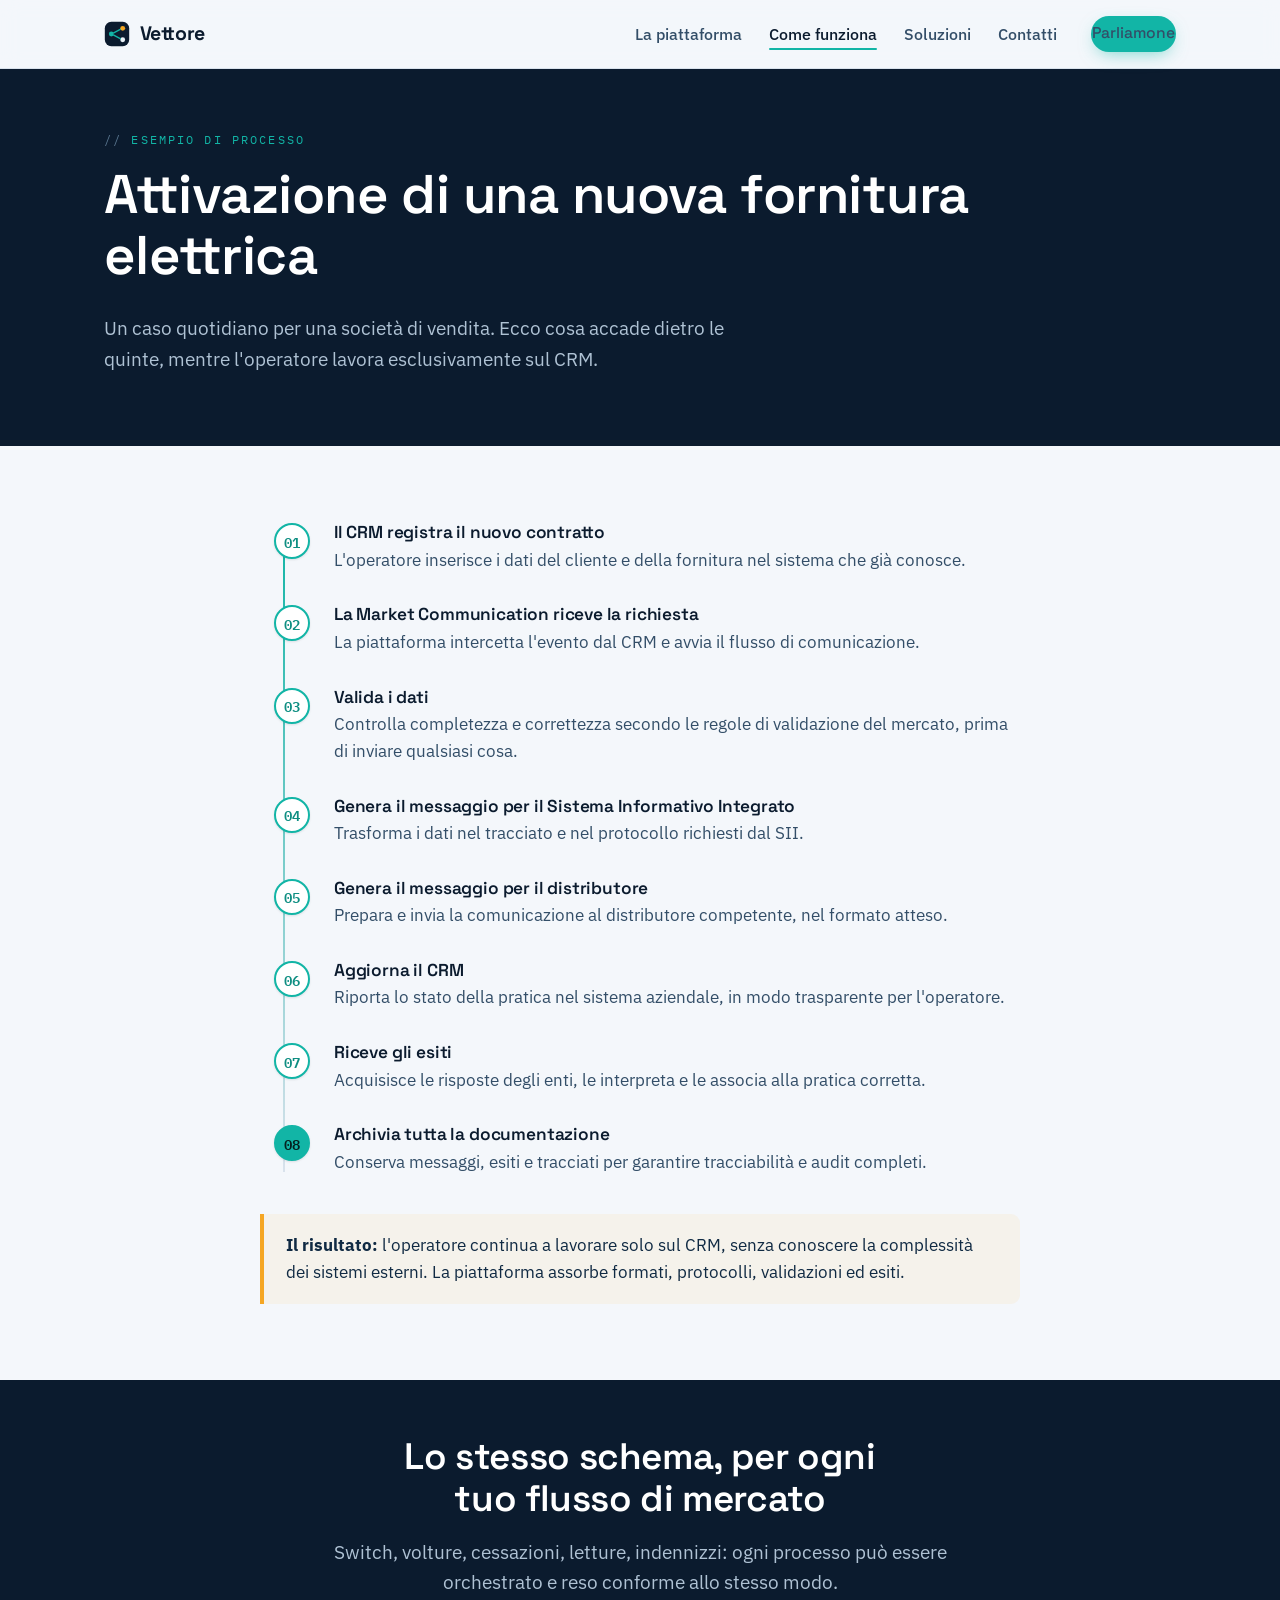
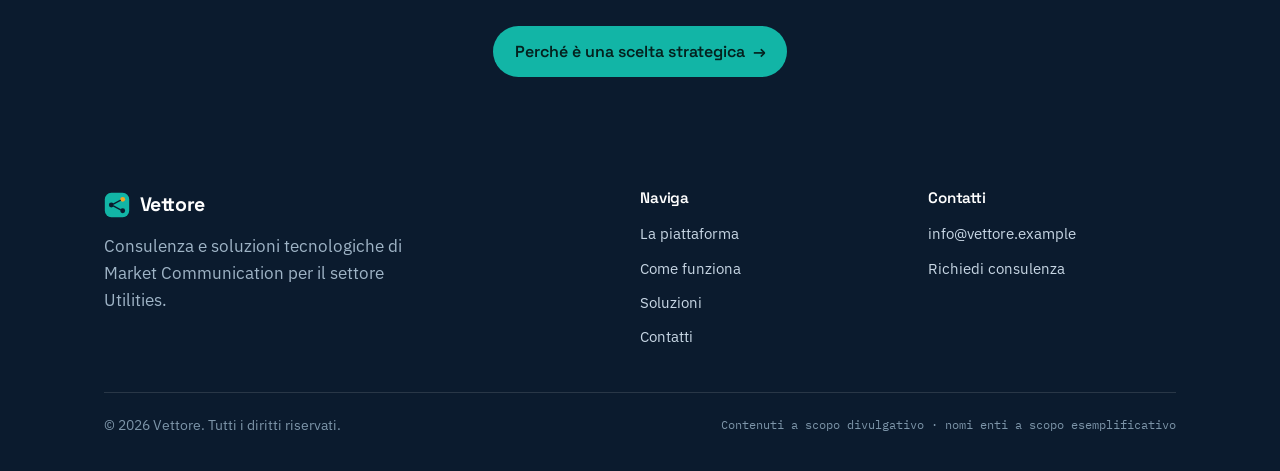
<file: processo.html>
<!DOCTYPE html>
<html lang="it">
<head>
<meta charset="UTF-8">
<meta name="viewport" content="width=device-width, initial-scale=1.0">
<title>Come funziona — Vettore | Esempio di processo</title>
<meta name="description" content="Un esempio concreto: l'attivazione di una nuova fornitura elettrica gestita dalla piattaforma di Market Communication, passo dopo passo.">
<link rel="preconnect" href="https://fonts.googleapis.com">
<link rel="preconnect" href="https://fonts.gstatic.com" crossorigin>
<link href="https://fonts.googleapis.com/css2?family=Space+Grotesk:wght@500;600;700&family=IBM+Plex+Sans:wght@400;500;600&family=IBM+Plex+Mono:wght@400;500&display=swap" rel="stylesheet">
<link rel="stylesheet" href="assets/styles.css">
</head>
<body>

<header class="site-header">
  <div class="container nav">
    <a class="brand" href="index.html">
      <svg class="mark" viewBox="0 0 32 32" fill="none" xmlns="http://www.w3.org/2000/svg" aria-hidden="true">
        <rect x="1" y="1" width="30" height="30" rx="8" fill="#0B1B2E"/>
        <circle cx="9" cy="16" r="3" fill="#12B5A6"/><circle cx="23" cy="9" r="3" fill="#F5A623"/>
        <circle cx="23" cy="23" r="3" fill="#EAF2F8"/>
        <path d="M11.4 15 L20.6 10" stroke="#12B5A6" stroke-width="1.6"/><path d="M11.4 17 L20.6 22" stroke="#12B5A6" stroke-width="1.6"/>
      </svg>
      Vettore
    </a>
    <ul class="nav-links">
      <li><a href="piattaforma.html">La piattaforma</a></li>
      <li><a href="processo.html" class="active">Come funziona</a></li>
      <li><a href="soluzioni.html">Soluzioni</a></li>
      <li><a href="contatti.html">Contatti</a></li>
      <li class="nav-cta"><a class="btn btn--primary" href="contatti.html">Parliamone</a></li>
    </ul>
    <button class="nav-toggle" aria-label="Apri il menu" aria-expanded="false"><span></span></button>
  </div>
</header>

<section class="section--ink section-tight">
  <div class="container">
    <span class="eyebrow">Esempio di processo</span>
    <h1>Attivazione di una nuova fornitura elettrica</h1>
    <p class="lead">Un caso quotidiano per una società di vendita. Ecco cosa accade dietro le quinte, mentre l'operatore lavora esclusivamente sul CRM.</p>
  </div>
</section>

<section>
  <div class="container">
    <div class="timeline">
      <div class="step reveal">
        <span class="dot">01</span>
        <h3>Il CRM registra il nuovo contratto</h3>
        <p>L'operatore inserisce i dati del cliente e della fornitura nel sistema che già conosce.</p>
      </div>
      <div class="step reveal">
        <span class="dot">02</span>
        <h3>La Market Communication riceve la richiesta</h3>
        <p>La piattaforma intercetta l'evento dal CRM e avvia il flusso di comunicazione.</p>
      </div>
      <div class="step reveal">
        <span class="dot">03</span>
        <h3>Valida i dati</h3>
        <p>Controlla completezza e correttezza secondo le regole di validazione del mercato, prima di inviare qualsiasi cosa.</p>
      </div>
      <div class="step reveal">
        <span class="dot">04</span>
        <h3>Genera il messaggio per il Sistema Informativo Integrato</h3>
        <p>Trasforma i dati nel tracciato e nel protocollo richiesti dal SII.</p>
      </div>
      <div class="step reveal">
        <span class="dot">05</span>
        <h3>Genera il messaggio per il distributore</h3>
        <p>Prepara e invia la comunicazione al distributore competente, nel formato atteso.</p>
      </div>
      <div class="step reveal">
        <span class="dot">06</span>
        <h3>Aggiorna il CRM</h3>
        <p>Riporta lo stato della pratica nel sistema aziendale, in modo trasparente per l'operatore.</p>
      </div>
      <div class="step reveal">
        <span class="dot">07</span>
        <h3>Riceve gli esiti</h3>
        <p>Acquisisce le risposte degli enti, le interpreta e le associa alla pratica corretta.</p>
      </div>
      <div class="step step--end reveal">
        <span class="dot">08</span>
        <h3>Archivia tutta la documentazione</h3>
        <p>Conserva messaggi, esiti e tracciati per garantire tracciabilità e audit completi.</p>
      </div>
    </div>

    <div class="callout reveal" style="max-width:760px;margin:8px auto 0">
      <strong>Il risultato:</strong> l'operatore continua a lavorare solo sul CRM, senza conoscere la complessità dei sistemi esterni. La piattaforma assorbe formati, protocolli, validazioni ed esiti.
    </div>
  </div>
</section>

<section class="section--ink section-tight">
  <div class="container cta-band reveal">
    <h2>Lo stesso schema, per ogni tuo flusso di mercato</h2>
    <p class="lead">Switch, volture, cessazioni, letture, indennizzi: ogni processo può essere orchestrato e reso conforme allo stesso modo.</p>
    <a class="btn btn--onink" href="soluzioni.html">Perché è una scelta strategica <span class="arrow">→</span></a>
  </div>
</section>

<footer class="site-footer">
  <div class="container">
    <div class="footer-grid">
      <div>
        <a class="brand" href="index.html">
          <svg class="mark" viewBox="0 0 32 32" fill="none" xmlns="http://www.w3.org/2000/svg" aria-hidden="true">
            <rect x="1" y="1" width="30" height="30" rx="8" fill="#12B5A6"/>
            <circle cx="9" cy="16" r="3" fill="#0B1B2E"/><circle cx="23" cy="9" r="3" fill="#F5A623"/>
            <circle cx="23" cy="23" r="3" fill="#0B1B2E"/>
            <path d="M11.4 15 L20.6 10" stroke="#0B1B2E" stroke-width="1.6"/><path d="M11.4 17 L20.6 22" stroke="#0B1B2E" stroke-width="1.6"/>
          </svg>
          Vettore
        </a>
        <p style="max-width:34ch;color:#9FB4C6;">Consulenza e soluzioni tecnologiche di Market Communication per il settore Utilities.</p>
      </div>
      <div class="footer-col">
        <h4>Naviga</h4>
        <ul>
          <li><a href="piattaforma.html">La piattaforma</a></li>
          <li><a href="processo.html">Come funziona</a></li>
          <li><a href="soluzioni.html">Soluzioni</a></li>
          <li><a href="contatti.html">Contatti</a></li>
        </ul>
      </div>
      <div class="footer-col">
        <h4>Contatti</h4>
        <ul>
          <li><a href="mailto:info@vettore.example">info@vettore.example</a></li>
          <li><a href="contatti.html">Richiedi consulenza</a></li>
        </ul>
      </div>
    </div>
    <div class="footer-bottom">
      <span>© 2026 Vettore. Tutti i diritti riservati.</span>
      <span class="footer-note">Contenuti a scopo divulgativo · nomi enti a scopo esemplificativo</span>
    </div>
  </div>
</footer>

<script src="assets/main.js"></script>
</body>
</html>
</file>
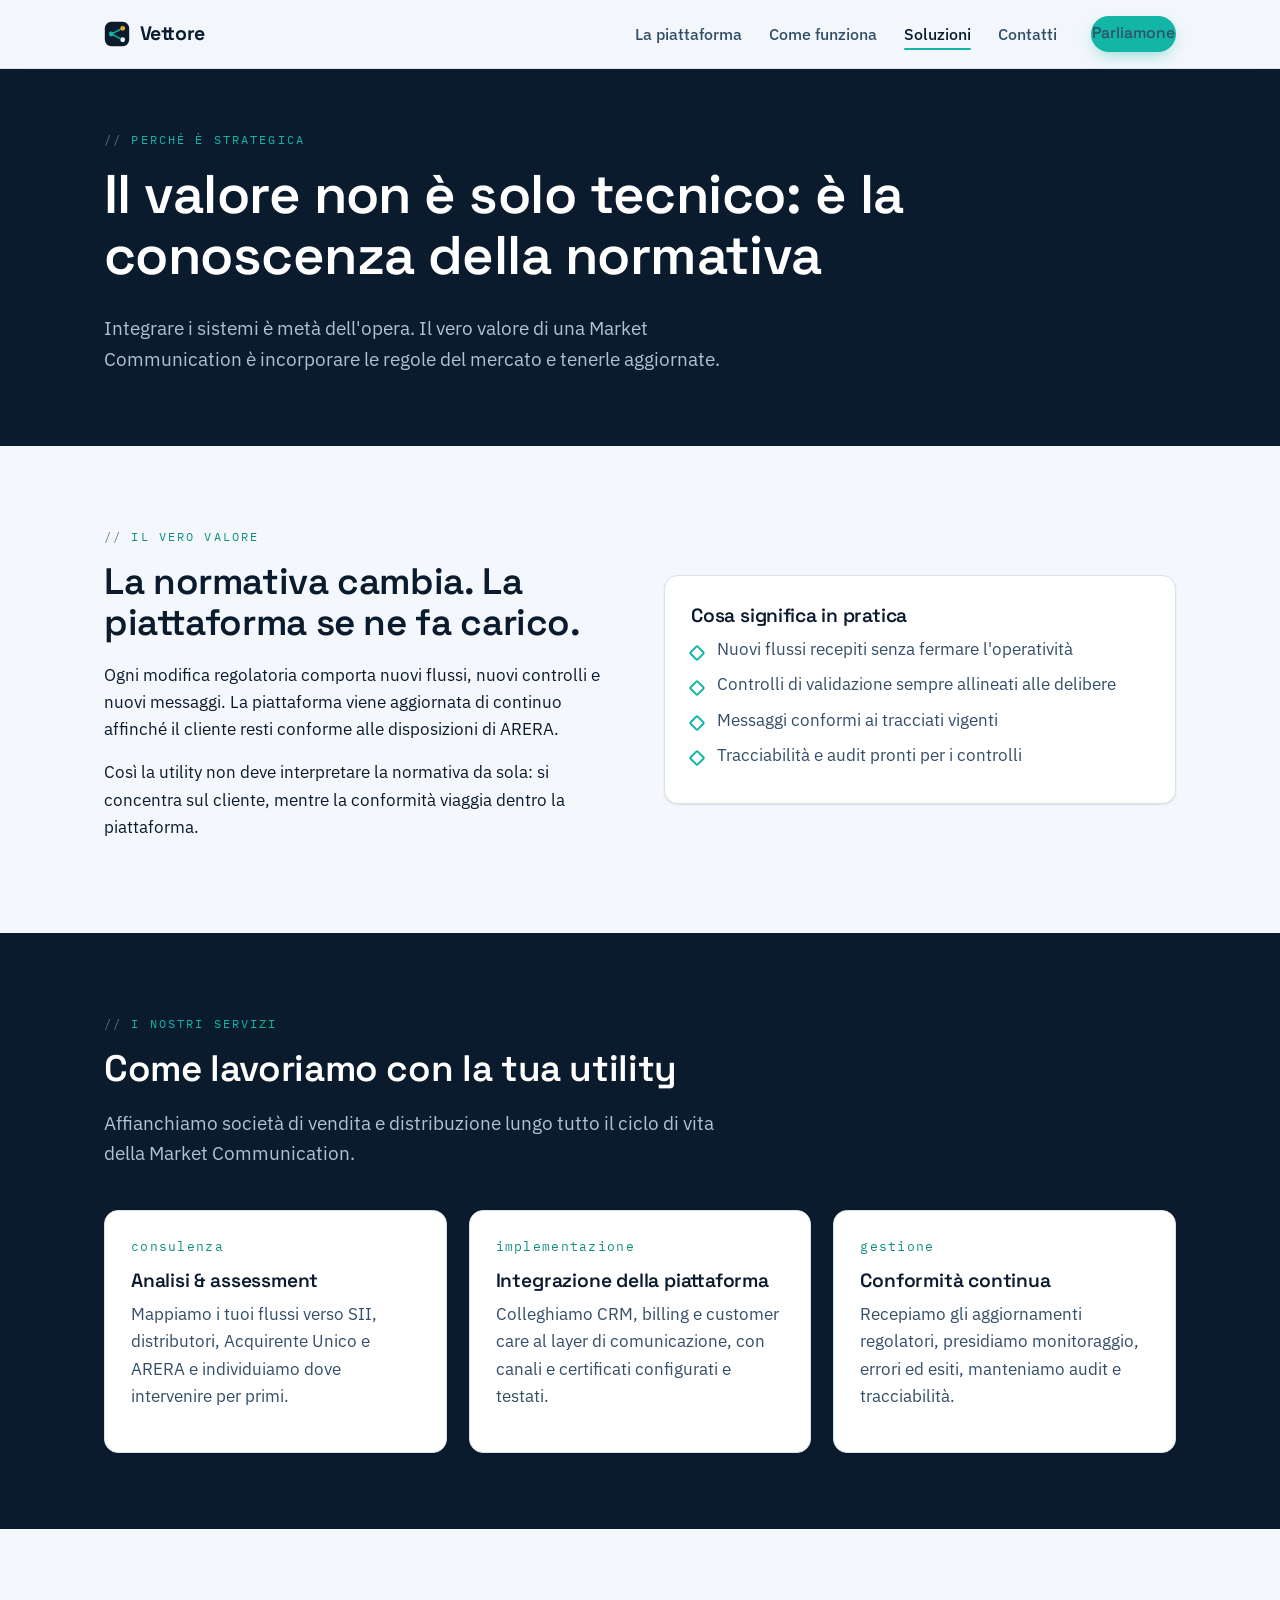
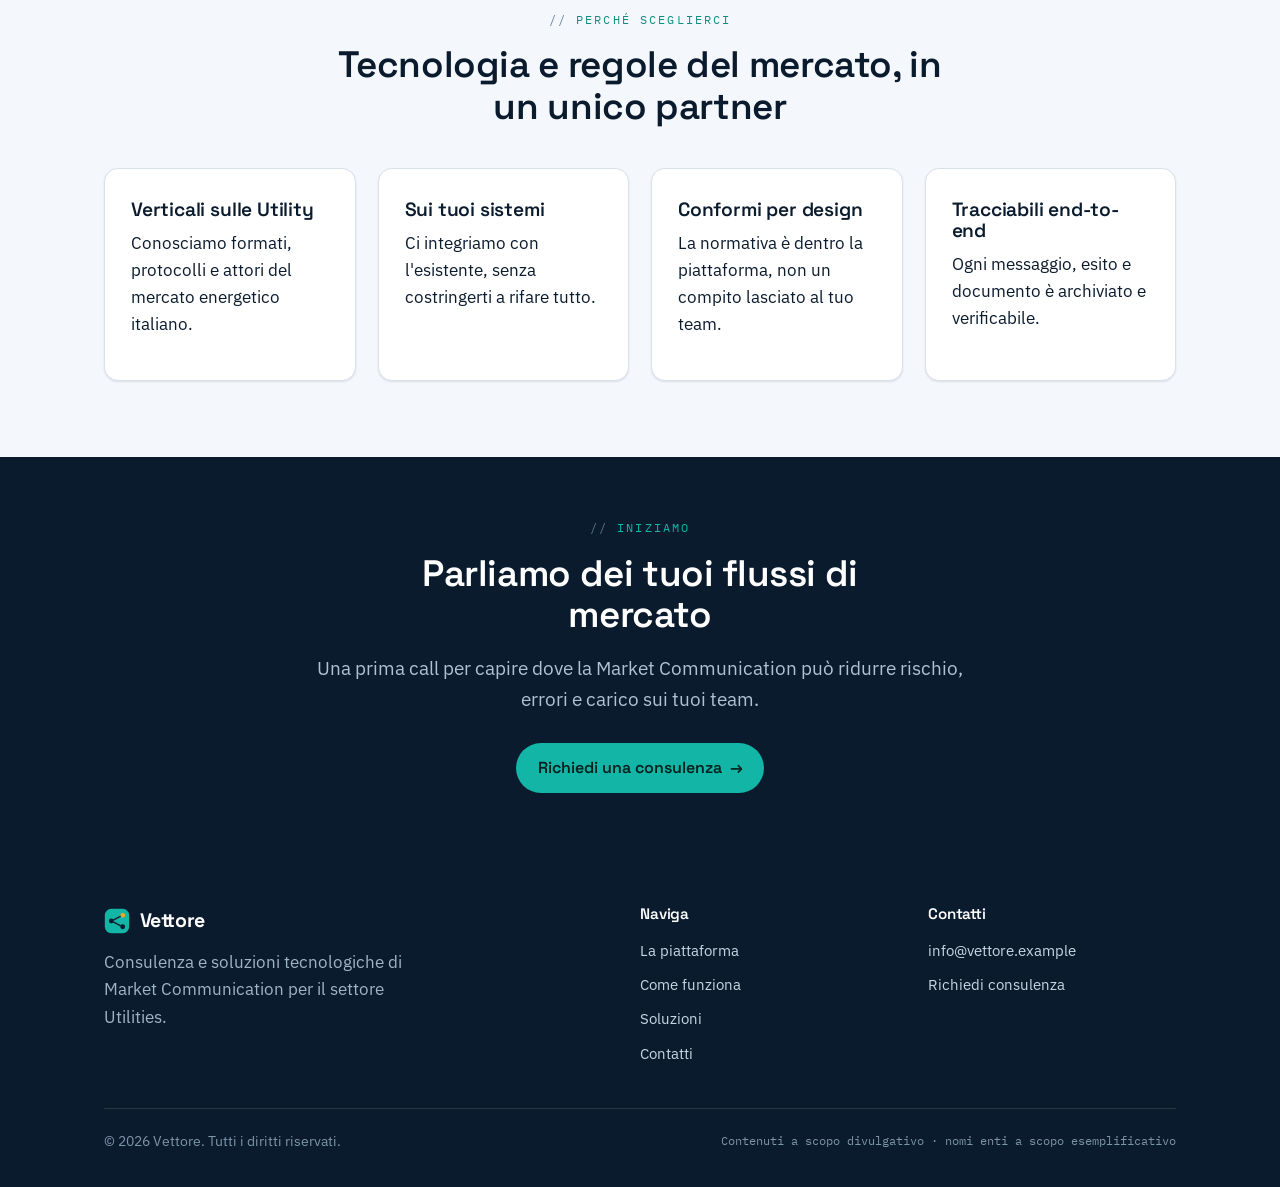
<file: soluzioni.html>
<!DOCTYPE html>
<html lang="it">
<head>
<meta charset="UTF-8">
<meta name="viewport" content="width=device-width, initial-scale=1.0">
<title>Soluzioni — Vettore | Perché è una tecnologia strategica</title>
<meta name="description" content="Il vero valore della Market Communication è incorporare la conoscenza della normativa. Ecco le nostre soluzioni e servizi di consulenza per le utility italiane.">
<link rel="preconnect" href="https://fonts.googleapis.com">
<link rel="preconnect" href="https://fonts.gstatic.com" crossorigin>
<link href="https://fonts.googleapis.com/css2?family=Space+Grotesk:wght@500;600;700&family=IBM+Plex+Sans:wght@400;500;600&family=IBM+Plex+Mono:wght@400;500&display=swap" rel="stylesheet">
<link rel="stylesheet" href="assets/styles.css">
</head>
<body>

<header class="site-header">
  <div class="container nav">
    <a class="brand" href="index.html">
      <svg class="mark" viewBox="0 0 32 32" fill="none" xmlns="http://www.w3.org/2000/svg" aria-hidden="true">
        <rect x="1" y="1" width="30" height="30" rx="8" fill="#0B1B2E"/>
        <circle cx="9" cy="16" r="3" fill="#12B5A6"/><circle cx="23" cy="9" r="3" fill="#F5A623"/>
        <circle cx="23" cy="23" r="3" fill="#EAF2F8"/>
        <path d="M11.4 15 L20.6 10" stroke="#12B5A6" stroke-width="1.6"/><path d="M11.4 17 L20.6 22" stroke="#12B5A6" stroke-width="1.6"/>
      </svg>
      Vettore
    </a>
    <ul class="nav-links">
      <li><a href="piattaforma.html">La piattaforma</a></li>
      <li><a href="processo.html">Come funziona</a></li>
      <li><a href="soluzioni.html" class="active">Soluzioni</a></li>
      <li><a href="contatti.html">Contatti</a></li>
      <li class="nav-cta"><a class="btn btn--primary" href="contatti.html">Parliamone</a></li>
    </ul>
    <button class="nav-toggle" aria-label="Apri il menu" aria-expanded="false"><span></span></button>
  </div>
</header>

<section class="section--ink section-tight">
  <div class="container">
    <span class="eyebrow">Perché è strategica</span>
    <h1>Il valore non è solo tecnico: è la conoscenza della normativa</h1>
    <p class="lead">Integrare i sistemi è metà dell'opera. Il vero valore di una Market Communication è incorporare le regole del mercato e tenerle aggiornate.</p>
  </div>
</section>

<!-- STRATEGIC VALUE -->
<section>
  <div class="container">
    <div class="split">
      <div class="reveal">
        <span class="eyebrow">Il vero valore</span>
        <h2>La normativa cambia. La piattaforma se ne fa carico.</h2>
        <p>Ogni modifica regolatoria comporta nuovi flussi, nuovi controlli e nuovi messaggi. La piattaforma viene aggiornata di continuo affinché il cliente resti conforme alle disposizioni di ARERA.</p>
        <p>Così la utility non deve interpretare la normativa da sola: si concentra sul cliente, mentre la conformità viaggia dentro la piattaforma.</p>
      </div>
      <div class="reveal">
        <div class="card">
          <h3>Cosa significa in pratica</h3>
          <ul class="check-list">
            <li>Nuovi flussi recepiti senza fermare l'operatività</li>
            <li>Controlli di validazione sempre allineati alle delibere</li>
            <li>Messaggi conformi ai tracciati vigenti</li>
            <li>Tracciabilità e audit pronti per i controlli</li>
          </ul>
        </div>
      </div>
    </div>
  </div>
</section>

<!-- OUR SOLUTIONS -->
<section class="section--ink">
  <div class="container">
    <div class="section-head reveal">
      <span class="eyebrow">I nostri servizi</span>
      <h2>Come lavoriamo con la tua utility</h2>
      <p class="lead">Affianchiamo società di vendita e distribuzione lungo tutto il ciclo di vita della Market Communication.</p>
    </div>
    <div class="grid grid-3">
      <div class="card reveal">
        <span class="num">consulenza</span>
        <h3>Analisi &amp; assessment</h3>
        <p>Mappiamo i tuoi flussi verso SII, distributori, Acquirente Unico e ARERA e individuiamo dove intervenire per primi.</p>
      </div>
      <div class="card reveal">
        <span class="num">implementazione</span>
        <h3>Integrazione della piattaforma</h3>
        <p>Colleghiamo CRM, billing e customer care al layer di comunicazione, con canali e certificati configurati e testati.</p>
      </div>
      <div class="card reveal">
        <span class="num">gestione</span>
        <h3>Conformità continua</h3>
        <p>Recepiamo gli aggiornamenti regolatori, presidiamo monitoraggio, errori ed esiti, manteniamo audit e tracciabilità.</p>
      </div>
    </div>
  </div>
</section>

<!-- WHY US -->
<section>
  <div class="container">
    <div class="section-head reveal center">
      <span class="eyebrow">Perché sceglierci</span>
      <h2>Tecnologia e regole del mercato, in un unico partner</h2>
    </div>
    <div class="grid grid-4">
      <div class="card reveal"><h3>Verticali sulle Utility</h3><p>Conosciamo formati, protocolli e attori del mercato energetico italiano.</p></div>
      <div class="card reveal"><h3>Sui tuoi sistemi</h3><p>Ci integriamo con l'esistente, senza costringerti a rifare tutto.</p></div>
      <div class="card reveal"><h3>Conformi per design</h3><p>La normativa è dentro la piattaforma, non un compito lasciato al tuo team.</p></div>
      <div class="card reveal"><h3>Tracciabili end-to-end</h3><p>Ogni messaggio, esito e documento è archiviato e verificabile.</p></div>
    </div>
  </div>
</section>

<!-- CTA -->
<section class="section--ink section-tight">
  <div class="container cta-band reveal">
    <span class="eyebrow">Iniziamo</span>
    <h2>Parliamo dei tuoi flussi di mercato</h2>
    <p class="lead">Una prima call per capire dove la Market Communication può ridurre rischio, errori e carico sui tuoi team.</p>
    <a class="btn btn--onink" href="contatti.html">Richiedi una consulenza <span class="arrow">→</span></a>
  </div>
</section>

<footer class="site-footer">
  <div class="container">
    <div class="footer-grid">
      <div>
        <a class="brand" href="index.html">
          <svg class="mark" viewBox="0 0 32 32" fill="none" xmlns="http://www.w3.org/2000/svg" aria-hidden="true">
            <rect x="1" y="1" width="30" height="30" rx="8" fill="#12B5A6"/>
            <circle cx="9" cy="16" r="3" fill="#0B1B2E"/><circle cx="23" cy="9" r="3" fill="#F5A623"/>
            <circle cx="23" cy="23" r="3" fill="#0B1B2E"/>
            <path d="M11.4 15 L20.6 10" stroke="#0B1B2E" stroke-width="1.6"/><path d="M11.4 17 L20.6 22" stroke="#0B1B2E" stroke-width="1.6"/>
          </svg>
          Vettore
        </a>
        <p style="max-width:34ch;color:#9FB4C6;">Consulenza e soluzioni tecnologiche di Market Communication per il settore Utilities.</p>
      </div>
      <div class="footer-col">
        <h4>Naviga</h4>
        <ul>
          <li><a href="piattaforma.html">La piattaforma</a></li>
          <li><a href="processo.html">Come funziona</a></li>
          <li><a href="soluzioni.html">Soluzioni</a></li>
          <li><a href="contatti.html">Contatti</a></li>
        </ul>
      </div>
      <div class="footer-col">
        <h4>Contatti</h4>
        <ul>
          <li><a href="mailto:info@vettore.example">info@vettore.example</a></li>
          <li><a href="contatti.html">Richiedi consulenza</a></li>
        </ul>
      </div>
    </div>
    <div class="footer-bottom">
      <span>© 2026 Vettore. Tutti i diritti riservati.</span>
      <span class="footer-note">Contenuti a scopo divulgativo · nomi enti a scopo esemplificativo</span>
    </div>
  </div>
</footer>

<script src="assets/main.js"></script>
</body>
</html>
</file>
<file: assets/styles.css>
/* =========================================================
   Vettore — Market Communication per le Utility
   Design tokens & shared styles
   Display: Space Grotesk · Body: IBM Plex Sans · Data: IBM Plex Mono
   ========================================================= */

:root{
  /* palette */
  --ink:      #0B1B2E;   /* deep infrastructure blue */
  --ink-2:    #102A43;   /* secondary deep blue */
  --slate:    #334E68;   /* muted text */
  --slate-2:  #627D98;   /* fainter text */
  --line:     #D9E2EC;   /* hairlines */
  --surface:  #F4F7FB;   /* page background */
  --card:     #FFFFFF;
  --signal:   #12B5A6;   /* teal — the "current"/flow accent */
  --signal-d: #0E8E82;   /* darker teal for text on light */
  --amber:    #F5A623;   /* regulatory highlight, used sparingly */
  --amber-d:  #B9791A;

  --maxw: 1120px;
  --radius: 14px;
  --radius-sm: 9px;

  --shadow-sm: 0 1px 2px rgba(11,27,46,.06), 0 1px 3px rgba(11,27,46,.05);
  --shadow-md: 0 10px 30px -12px rgba(11,27,46,.22);

  --ff-display: "Space Grotesk", system-ui, sans-serif;
  --ff-body: "IBM Plex Sans", system-ui, sans-serif;
  --ff-mono: "IBM Plex Mono", ui-monospace, monospace;
}

*{ box-sizing:border-box; }
html{ scroll-behavior:smooth; }
body{
  margin:0;
  font-family:var(--ff-body);
  color:var(--ink);
  background:var(--surface);
  line-height:1.6;
  font-size:17px;
  -webkit-font-smoothing:antialiased;
}
img{ max-width:100%; display:block; }
a{ color:var(--signal-d); text-decoration:none; }
a:hover{ text-decoration:underline; }

.container{ width:100%; max-width:var(--maxw); margin:0 auto; padding:0 24px; }

/* ---------- Typography ---------- */
h1,h2,h3,h4{ font-family:var(--ff-display); font-weight:600; line-height:1.12; color:var(--ink); margin:0 0 .5em; letter-spacing:-.01em; }
h1{ font-size:clamp(2.1rem, 5vw, 3.4rem); }
h2{ font-size:clamp(1.6rem, 3.4vw, 2.3rem); }
h3{ font-size:1.2rem; }
p{ margin:0 0 1rem; }
.lead{ font-size:1.18rem; color:var(--slate); max-width:60ch; }

.eyebrow{
  font-family:var(--ff-mono);
  font-size:.74rem;
  letter-spacing:.18em;
  text-transform:uppercase;
  color:var(--signal-d);
  display:inline-block;
  margin-bottom:.9rem;
}
.eyebrow::before{ content:"// "; color:var(--slate-2); }

/* mono data chips (protocols / enti) */
.tag{
  font-family:var(--ff-mono);
  font-size:.8rem;
  letter-spacing:.02em;
  padding:.28em .6em;
  border:1px solid var(--line);
  border-radius:6px;
  background:var(--card);
  color:var(--ink-2);
  display:inline-block;
  white-space:nowrap;
}
.tag--signal{ border-color:rgba(18,181,166,.4); color:var(--signal-d); background:rgba(18,181,166,.06); }
.tag-row{ display:flex; flex-wrap:wrap; gap:.5rem; }

/* ---------- Buttons ---------- */
.btn{
  display:inline-flex; align-items:center; gap:.5em;
  font-family:var(--ff-display); font-weight:600; font-size:1rem;
  padding:.72em 1.3em; border-radius:999px; border:1px solid transparent;
  cursor:pointer; transition:transform .15s ease, box-shadow .2s ease, background .2s ease;
  text-decoration:none;
}
.btn:hover{ text-decoration:none; transform:translateY(-1px); }
.btn--primary{ background:var(--signal); color:#04211E; box-shadow:0 6px 18px -6px rgba(18,181,166,.6); }
.btn--primary:hover{ background:#15C8B7; }
.btn--ghost{ background:transparent; color:var(--ink); border-color:var(--line); }
.btn--ghost:hover{ border-color:var(--slate-2); }
.btn--onink{ background:var(--signal); color:#04211E; }
.btn--onink-ghost{ background:transparent; color:#EAF2F8; border-color:rgba(255,255,255,.28); }
.btn--onink-ghost:hover{ border-color:rgba(255,255,255,.6); }
.btn .arrow{ transition:transform .18s ease; }
.btn:hover .arrow{ transform:translateX(3px); }

/* ---------- Header / nav ---------- */
.site-header{
  position:sticky; top:0; z-index:50;
  background:rgba(244,247,251,.86);
  backdrop-filter:saturate(160%) blur(10px);
  border-bottom:1px solid var(--line);
}
.nav{ display:flex; align-items:center; justify-content:space-between; height:68px; }
.brand{ display:flex; align-items:center; gap:.6rem; font-family:var(--ff-display); font-weight:700; font-size:1.22rem; color:var(--ink); letter-spacing:-.02em; }
.brand:hover{ text-decoration:none; }
.brand .mark{ width:26px; height:26px; flex:0 0 auto; }
.nav-links{ display:flex; align-items:center; gap:1.7rem; list-style:none; margin:0; padding:0; }
.nav-links a{ color:var(--slate); font-weight:500; font-size:.98rem; padding:.3em 0; position:relative; }
.nav-links a:hover{ color:var(--ink); text-decoration:none; }
.nav-links a.active{ color:var(--ink); }
.nav-links a.active::after{ content:""; position:absolute; left:0; right:0; bottom:-2px; height:2px; background:var(--signal); border-radius:2px; }
.nav-cta{ margin-left:.4rem; }
.nav-toggle{ display:none; background:none; border:1px solid var(--line); border-radius:8px; width:42px; height:38px; cursor:pointer; align-items:center; justify-content:center; }
.nav-toggle span, .nav-toggle span::before, .nav-toggle span::after{
  content:""; display:block; width:18px; height:2px; background:var(--ink); border-radius:2px; position:relative; transition:.2s;
}
.nav-toggle span::before{ position:absolute; top:-6px; }
.nav-toggle span::after{ position:absolute; top:6px; }

/* ---------- Sections ---------- */
section{ padding:76px 0; }
.section-tight{ padding:56px 0; }
.section--ink{ background:var(--ink); color:#DCE7F1; }
.section--ink h1,.section--ink h2,.section--ink h3{ color:#fff; }
.section--ink .lead{ color:#AFC2D4; }
.section--ink .eyebrow{ color:var(--signal); }
.section--ink .eyebrow::before{ color:#5B7891; }
/* white cards keep dark text even inside dark sections */
.section--ink .card h3{ color:var(--ink); }
.section--ink .card p{ color:var(--slate); }
.section--ink .card .num{ color:var(--signal-d); }

.section-head{ max-width:62ch; margin-bottom:2.6rem; }
.center{ text-align:center; margin-left:auto; margin-right:auto; }

/* ---------- Grid & cards ---------- */
.grid{ display:grid; gap:22px; }
.grid-2{ grid-template-columns:repeat(2,1fr); }
.grid-3{ grid-template-columns:repeat(3,1fr); }
.grid-4{ grid-template-columns:repeat(4,1fr); }

.card{
  background:var(--card); border:1px solid var(--line); border-radius:var(--radius);
  padding:26px; box-shadow:var(--shadow-sm);
}
.card h3{ margin-top:.2rem; }
.card .num{
  font-family:var(--ff-mono); font-size:.8rem; color:var(--signal-d);
  display:block; margin-bottom:.8rem; letter-spacing:.1em;
}
.card--layer{ position:relative; overflow:hidden; }
.card--layer::before{ content:""; position:absolute; left:0; top:0; bottom:0; width:4px; background:var(--signal); }

.check-list{ list-style:none; padding:0; margin:0; }
.check-list li{ position:relative; padding-left:1.6rem; margin:.5rem 0; color:var(--slate); }
.check-list li::before{
  content:""; position:absolute; left:0; top:.62em; width:8px; height:8px;
  border:2px solid var(--signal); border-radius:2px; transform:rotate(45deg);
}

/* ---------- Hero ---------- */
.hero{
  background:
    radial-gradient(1000px 480px at 78% -12%, rgba(18,181,166,.16), transparent 60%),
    radial-gradient(700px 420px at 8% 8%, rgba(245,166,35,.08), transparent 55%),
    var(--ink);
  color:#EAF2F8; padding:96px 0 84px; overflow:hidden;
}
.hero .eyebrow{ color:var(--signal); }
.hero h1{ color:#fff; max-width:16ch; }
.hero-lead{ color:#AFC2D4; font-size:1.22rem; max-width:52ch; margin:1.2rem 0 2rem; }
.hero-cta{ display:flex; gap:.9rem; flex-wrap:wrap; }
.hero-grid{ display:grid; grid-template-columns:1.05fr 1fr; gap:48px; align-items:center; }
.hero-note{ margin-top:2.2rem; font-family:var(--ff-mono); font-size:.8rem; color:#6E89A1; letter-spacing:.04em; }

/* ---------- Flow diagram (signature) ---------- */
.flow{ width:100%; height:auto; }
@media (prefers-reduced-motion: reduce){
  .flow [data-pulse]{ display:none; }
}

/* ---------- Process timeline ---------- */
.timeline{ position:relative; max-width:760px; margin:0 auto; padding-left:8px; }
.timeline::before{ content:""; position:absolute; left:23px; top:8px; bottom:34px; width:2px; background:linear-gradient(var(--signal), var(--line)); }
.step{ position:relative; padding:0 0 30px 66px; }
.step .dot{
  position:absolute; left:6px; top:0; width:36px; height:36px; border-radius:50%;
  background:var(--card); border:2px solid var(--signal); color:var(--signal-d);
  display:flex; align-items:center; justify-content:center;
  font-family:var(--ff-mono); font-weight:600; font-size:.9rem; box-shadow:var(--shadow-sm);
}
.step.step--end .dot{ background:var(--signal); color:#04211E; border-color:var(--signal); }
.step h3{ margin:.1rem 0 .25rem; font-size:1.08rem; }
.step p{ margin:0; color:var(--slate); }

/* ---------- Stat / callout ---------- */
.callout{
  border-left:4px solid var(--amber); background:rgba(245,166,35,.07);
  padding:18px 22px; border-radius:0 var(--radius-sm) var(--radius-sm) 0; color:var(--ink-2);
}
.callout--signal{ border-color:var(--signal); background:rgba(18,181,166,.07); }

/* ---------- Split (image/text) ---------- */
.split{ display:grid; grid-template-columns:1fr 1fr; gap:48px; align-items:center; }
.split--rev .split-media{ order:2; }

/* translator diagram (small) */
.translator{ background:var(--card); border:1px solid var(--line); border-radius:var(--radius); padding:26px; box-shadow:var(--shadow-sm); }

/* ---------- CTA band ---------- */
.cta-band{ text-align:center; }
.cta-band h2{ max-width:22ch; margin-inline:auto; }
.cta-band .lead{ margin-inline:auto; margin-bottom:1.8rem; }

/* ---------- Contact form ---------- */
.form-grid{ display:grid; gap:16px; }
.field label{ display:block; font-weight:600; font-size:.92rem; margin-bottom:.35rem; }
.field input, .field textarea, .field select{
  width:100%; padding:.7em .85em; border:1px solid var(--line); border-radius:var(--radius-sm);
  font-family:var(--ff-body); font-size:1rem; background:var(--card); color:var(--ink);
}
.field input:focus, .field textarea:focus, .field select:focus{ outline:2px solid var(--signal); outline-offset:1px; border-color:var(--signal); }
.field-row{ display:grid; grid-template-columns:1fr 1fr; gap:16px; }

.contact-list{ list-style:none; padding:0; margin:0; }
.contact-list li{ display:flex; gap:.8rem; align-items:flex-start; margin-bottom:1.1rem; color:var(--slate); }
.contact-list .ic{ color:var(--signal-d); flex:0 0 auto; margin-top:2px; }

/* ---------- Footer ---------- */
.site-footer{ background:var(--ink); color:#9FB4C6; padding:56px 0 34px; }
.site-footer a{ color:#C7D6E4; }
.footer-grid{ display:grid; grid-template-columns:2fr 1fr 1fr; gap:40px; margin-bottom:34px; }
.site-footer .brand{ color:#fff; margin-bottom:.8rem; }
.footer-col h4{ color:#fff; font-size:.95rem; margin-bottom:.9rem; }
.footer-col ul{ list-style:none; padding:0; margin:0; }
.footer-col li{ margin:.45rem 0; }
.footer-col a{ font-size:.95rem; }
.footer-bottom{ border-top:1px solid rgba(255,255,255,.12); padding-top:22px; display:flex; justify-content:space-between; gap:16px; flex-wrap:wrap; font-size:.85rem; color:#7D95A9; }
.footer-note{ font-family:var(--ff-mono); font-size:.76rem; }

/* ---------- Reveal on scroll ---------- */
.reveal{ opacity:1; transform:none; }
.js .reveal{ opacity:0; transform:translateY(14px); transition:opacity .6s ease, transform .6s ease; }
.js .reveal.in{ opacity:1; transform:none; }
@media (prefers-reduced-motion: reduce){
  .js .reveal{ opacity:1; transform:none; transition:none; }
}

/* ---------- Responsive ---------- */
@media (max-width: 900px){
  .grid-3,.grid-4{ grid-template-columns:repeat(2,1fr); }
  .hero-grid, .split, .split--rev .split-media{ grid-template-columns:1fr; order:0; }
  .footer-grid{ grid-template-columns:1fr 1fr; }
  .nav-links{
    position:fixed; inset:68px 0 auto 0; flex-direction:column; align-items:flex-start;
    gap:0; background:var(--surface); border-bottom:1px solid var(--line);
    padding:12px 24px 20px; transform:translateY(-140%); transition:transform .28s ease; box-shadow:var(--shadow-md);
  }
  .nav-links.open{ transform:none; }
  .nav-links li{ width:100%; }
  .nav-links a{ display:block; padding:.8em 0; border-bottom:1px solid var(--line); width:100%; }
  .nav-links a.active::after{ display:none; }
  .nav-cta{ margin:.6rem 0 0; }
  .nav-toggle{ display:flex; }
}
@media (max-width: 560px){
  body{ font-size:16px; }
  .grid-3,.grid-4,.grid-2{ grid-template-columns:1fr; }
  .field-row{ grid-template-columns:1fr; }
  section{ padding:56px 0; }
  .hero{ padding:64px 0 56px; }
}
</file>
